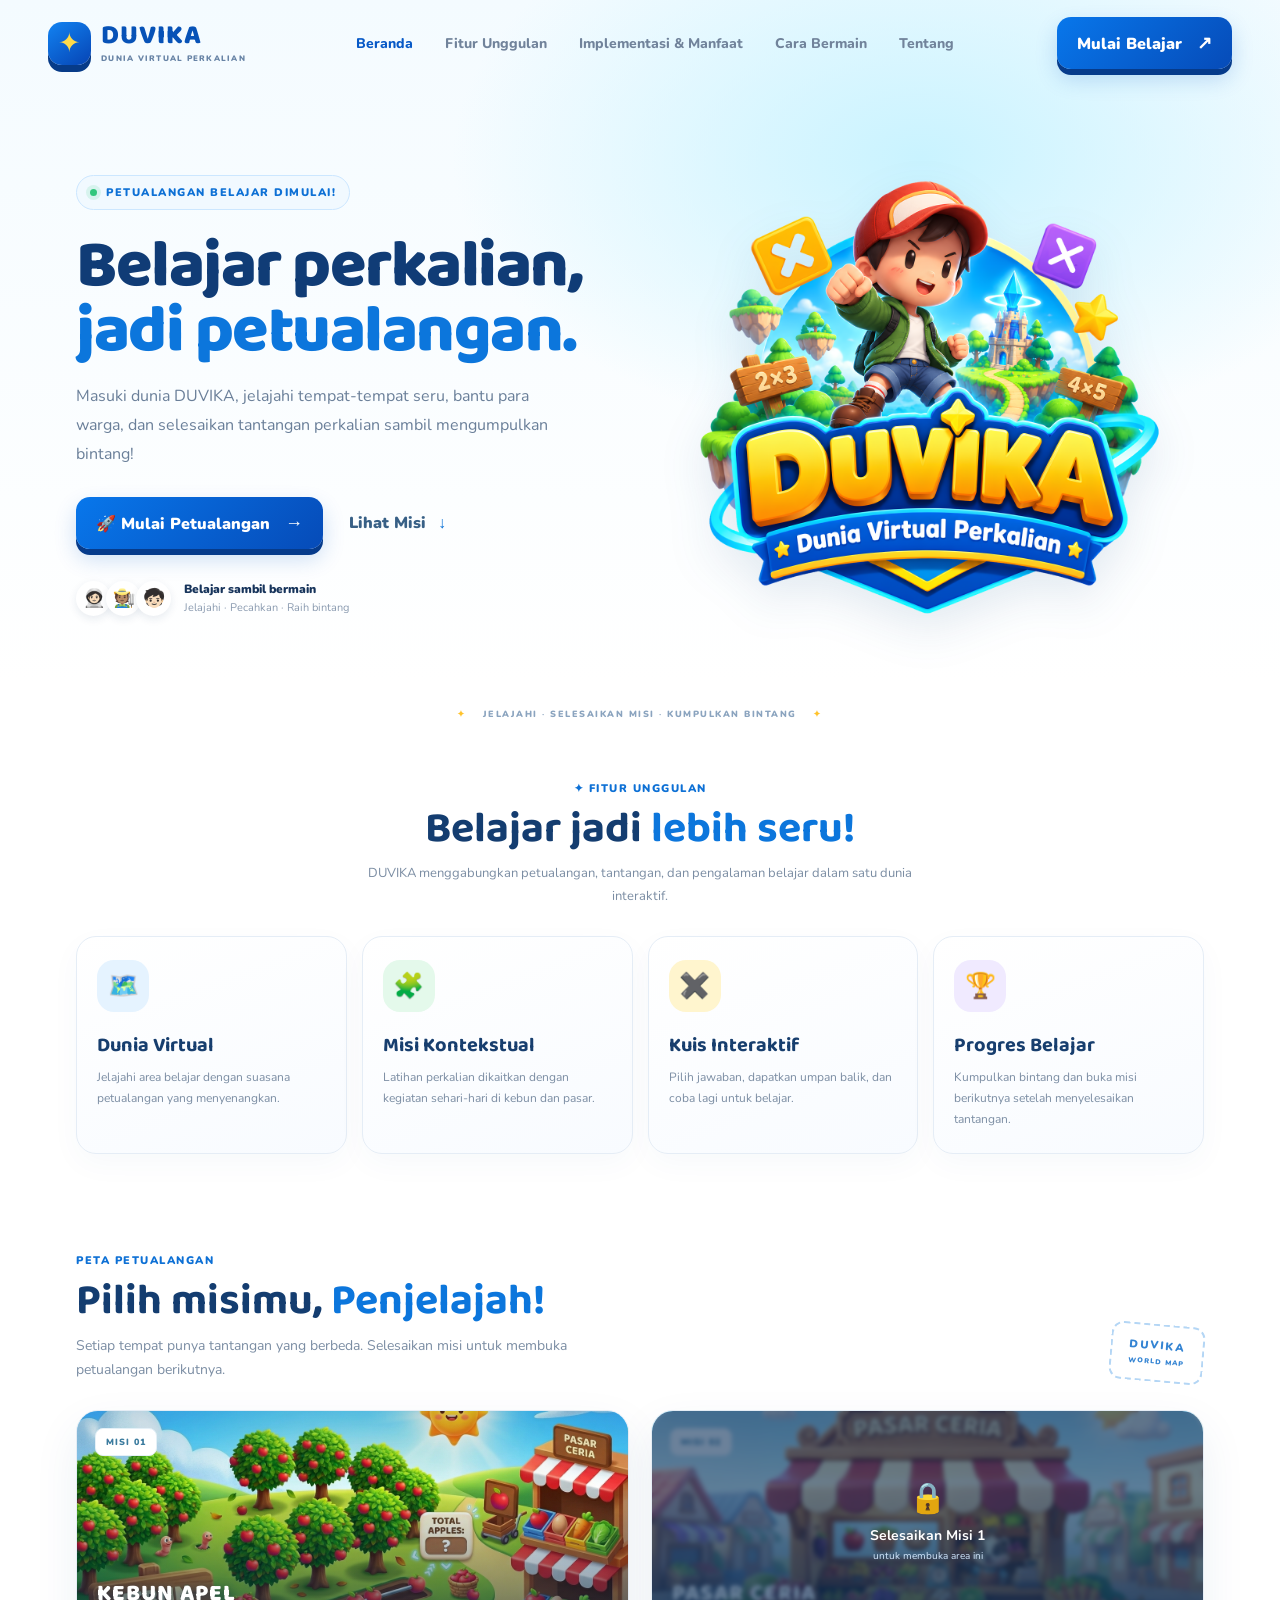
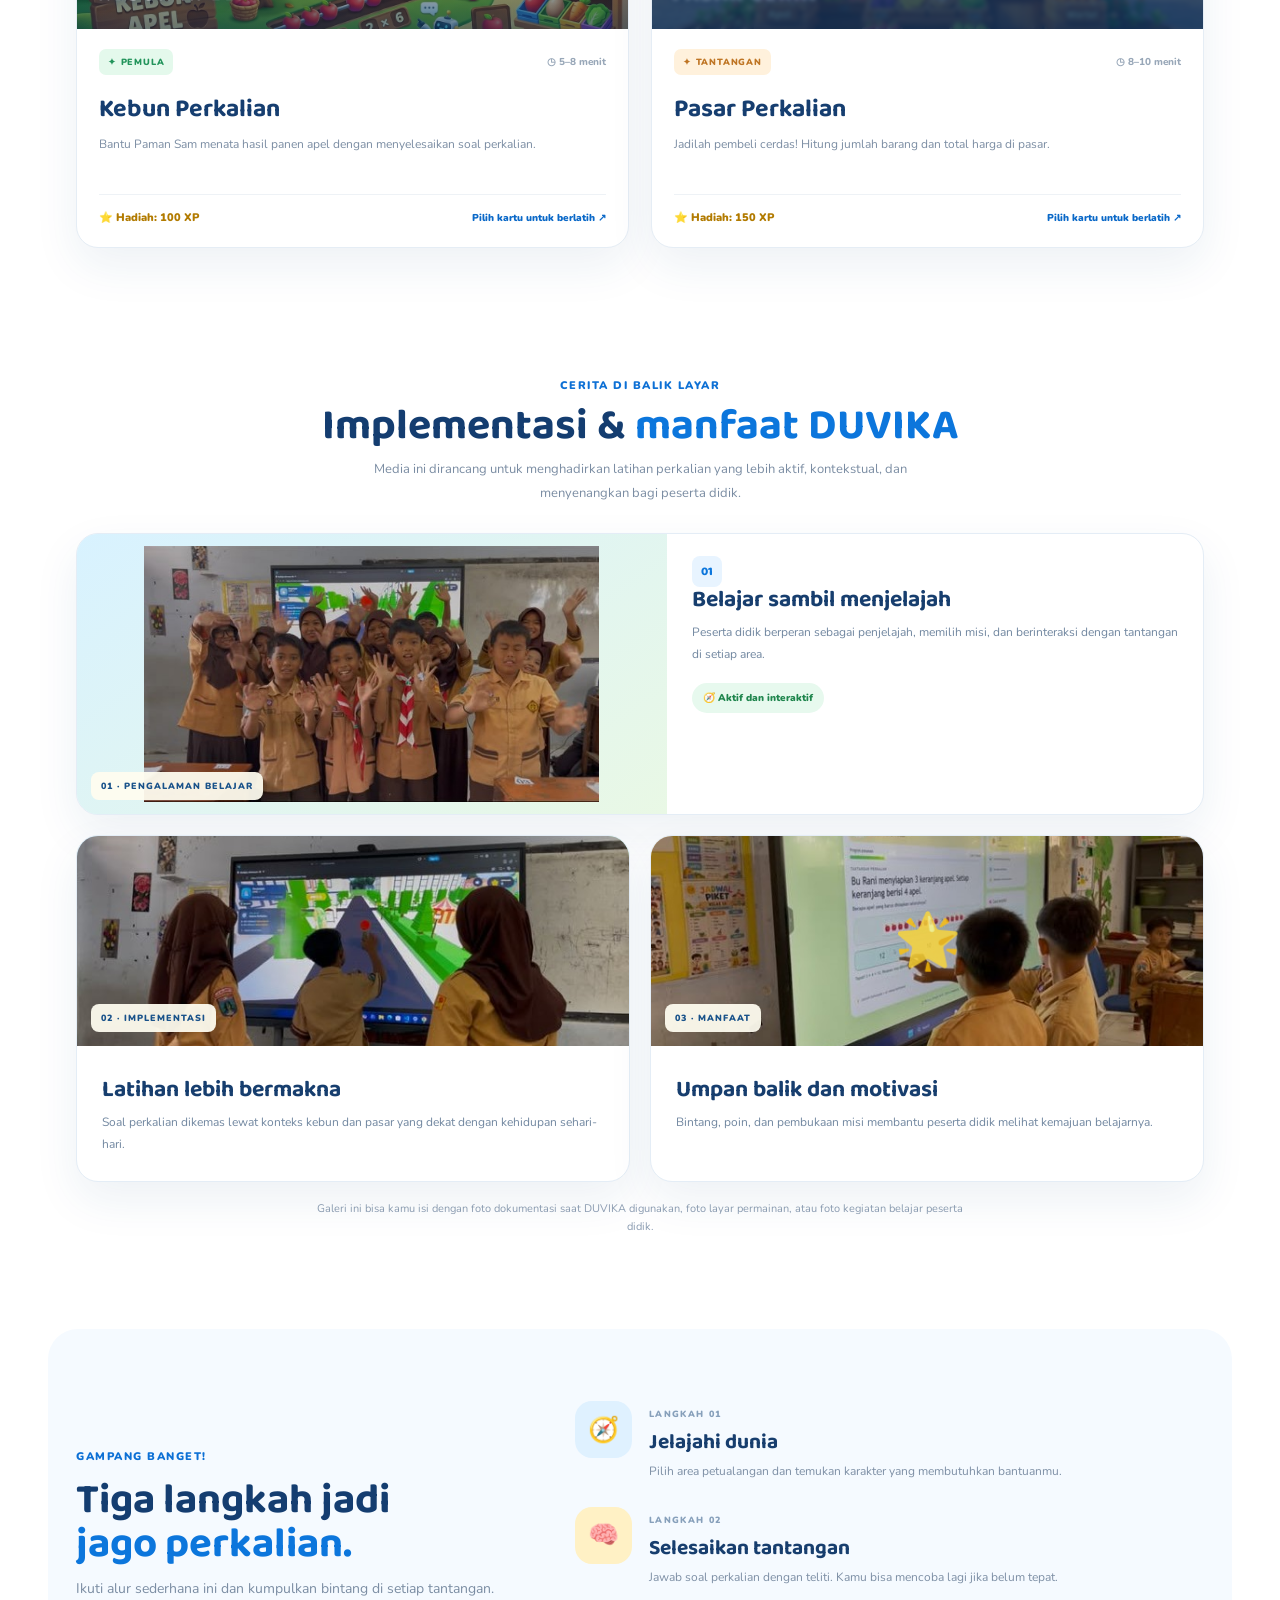
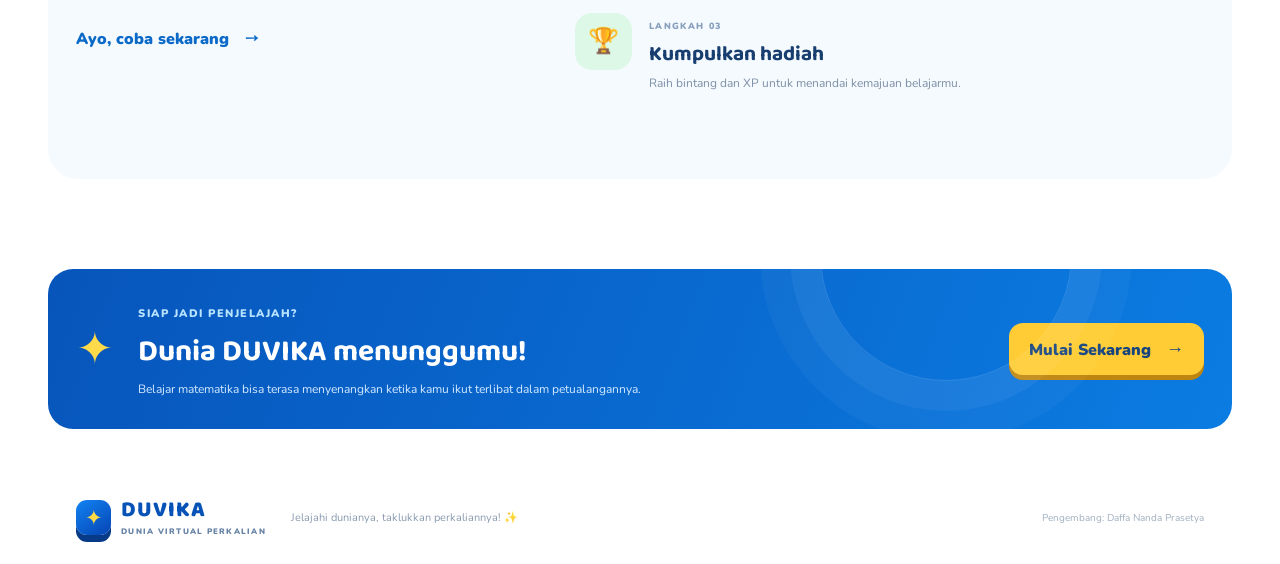
<file: index.html>
<!DOCTYPE html>
<html lang="id">

<head>
  <meta charset="UTF-8">
  <meta name="viewport" content="width=device-width, initial-scale=1.0">
  <meta name="theme-color" content="#0759c7">
  <title>DUVIKA — Dunia Virtual Perkalian</title>
  <link rel="stylesheet" href="prototype_landing/stylelandingpage.css">
</head>

<body>
  <div class="top-glow"></div>
  <header class="site-header">
    <a class="brand" href="#beranda" aria-label="DUVIKA beranda">
      <span class="brand-mark">✦</span>
      <span class="brand-name">DUVIKA<small>DUNIA VIRTUAL PERKALIAN</small></span>
    </a>
    <button class="menu-toggle" id="menuToggle" aria-label="Buka menu">☰</button>
    <nav class="main-nav" id="mainNav">
      <a class="active" href="#beranda">Beranda</a>
      <a href="#fitur-unggulan">Fitur Unggulan</a>
      <!-- <a href="#petualangan">Petualangan</a> -->
      <a href="#implementasi">Implementasi & Manfaat</a>
      <a href="#cara-bermain">Cara Bermain</a>
      <a href="#tentang">Tentang</a>
    </nav>
    <a href="landing.html">
      <button class="header-cta" id="headerStart">Mulai Belajar <span>↗</span></button>
    </a>
  </header>

  <main>
    <section class="hero section-wrap" id="beranda">
      <div class="hero-copy">
        <div class="eyebrow"><span class="pulse"></span> PETUALANGAN BELAJAR DIMULAI!</div>
        <h1>Belajar perkalian,<br><span>jadi petualangan.</span></h1>
        <p class="hero-text">Masuki dunia DUVIKA, jelajahi tempat-tempat seru, bantu para warga, dan selesaikan
          tantangan perkalian sambil mengumpulkan bintang!</p>
        <div class="hero-actions">
          <a href="landing.html">

            <button class="primary-btn">🚀 Mulai Petualangan <span>→</span></button>

          </a>
          <a class="secondary-btn" href="#petualangan">Lihat Misi <span>↓</span></a>
        </div>
        <div class="hero-proof">
          <div class="avatar-stack"><span>🧑🏻‍🚀</span><span>🧑🏽‍🌾</span><span>🧒🏻</span></div>
          <div><strong>Belajar sambil bermain</strong><small>Jelajahi · Pecahkan · Raih bintang</small></div>
        </div>
      </div>
      <div class="hero-art logo-art" aria-label="Logo DUVIKA Dunia Virtual Perkalian">
        <img src="prototype_landing/logo-duvika.png" alt="Logo DUVIKA — Dunia Virtual Perkalian">
      </div>
      <div class="hero-bottom-note"><span>✦</span> JELAJAHI <b>·</b> SELESAIKAN MISI <b>·</b> KUMPULKAN BINTANG
        <span>✦</span></div>
    </section>

    <section class="features section-wrap" id="fitur-unggulan" aria-label="Fitur unggulan DUVIKA">
      <div class="features-heading"><span class="section-kicker">✦ FITUR UNGGULAN</span>
        <h2>Belajar jadi <span>lebih seru!</span></h2>
        <p>DUVIKA menggabungkan petualangan, tantangan, dan pengalaman belajar dalam satu dunia interaktif.</p>
      </div>
      <div class="feature-grid">
        <article class="feature-card"><span class="feature-icon feature-blue">🗺️</span>
          <h3>Dunia Virtual</h3>
          <p>Jelajahi area belajar dengan suasana petualangan yang menyenangkan.</p>
        </article>
        <article class="feature-card"><span class="feature-icon feature-green">🧩</span>
          <h3>Misi Kontekstual</h3>
          <p>Latihan perkalian dikaitkan dengan kegiatan sehari-hari di kebun dan pasar.</p>
        </article>
        <article class="feature-card"><span class="feature-icon feature-yellow">✖️</span>
          <h3>Kuis Interaktif</h3>
          <p>Pilih jawaban, dapatkan umpan balik, dan coba lagi untuk belajar.</p>
        </article>
        <article class="feature-card"><span class="feature-icon feature-purple">🏆</span>
          <h3>Progres Belajar</h3>
          <p>Kumpulkan bintang dan buka misi berikutnya setelah menyelesaikan tantangan.</p>
        </article>
      </div>
    </section>

    <section class="missions section-wrap" id="petualangan">
      <div class="section-heading">
        <div><span class="section-kicker">PETA PETUALANGAN</span>
          <h2>Pilih misimu, <span>Penjelajah!</span></h2>
          <p>Setiap tempat punya tantangan yang berbeda. Selesaikan misi untuk membuka petualangan berikutnya.</p>
        </div>
        <div class="map-stamp">DUVIKA<br><small>WORLD MAP</small></div>
      </div>
      <div class="mission-grid">
        <article class="mission-card garden-card">
          <div class="mission-art mission-photo-art garden-art">
            <div class="photo-fallback garden-fallback"><span>🍎</span><strong>KEBUN APEL</strong><small>Ganti dengan
                foto Kebun Apel milikmu</small></div><img class="mission-photo" src="prototype_landing/apel.jpg"
              alt="Foto area Kebun Apel DUVIKA" onerror="this.style.display='none'">
            <div class="photo-shade"></div>
            <div class="mission-number">MISI 01</div>
            <div class="photo-title">KEBUN APEL</div>
          </div>
          <div class="mission-info">
            <div class="mission-meta"><span class="tag tag-green">✦ PEMULA</span><span class="duration">◷ 5–8
                menit</span></div>
            <h3>Kebun Perkalian</h3>
            <p>Bantu Paman Sam menata hasil panen apel dengan menyelesaikan soal perkalian.</p>
            <div class="mission-footer"><span class="reward">⭐ Hadiah: 100 XP</span><span class="card-hint">Pilih kartu
                untuk berlatih ↗</span></div>
          </div>
        </article>
        <article class="mission-card market-card">
          <div class="mission-art mission-photo-art market-art">
            <div class="photo-fallback market-fallback"><span>🛒</span><strong>PASAR CERIA</strong><small>Ganti dengan
                foto Pasar Ceria milikmu</small></div><img class="mission-photo" src="prototype_landing/pasar.jpg"
              alt="Foto area Pasar Ceria DUVIKA" onerror="this.style.display='none'">
            <div class="photo-shade"></div>
            <div class="mission-number">MISI 02</div>
            <div class="photo-title">PASAR CERIA</div>
            <div class="locked-overlay" id="marketLock">
              <div class="lock-icon">🔒</div><strong>Selesaikan Misi 1</strong><small>untuk membuka area ini</small>
            </div>
          </div>
          <div class="mission-info">
            <div class="mission-meta"><span class="tag tag-orange">✦ TANTANGAN</span><span class="duration">◷ 8–10
                menit</span></div>
            <h3>Pasar Perkalian</h3>
            <p>Jadilah pembeli cerdas! Hitung jumlah barang dan total harga di pasar.</p>
            <div class="mission-footer"><span class="reward">⭐ Hadiah: 150 XP</span><span class="card-hint"
                id="marketHint">Pilih kartu untuk berlatih ↗</span></div>
          </div>
        </article>
      </div>
    </section>

    <section class="implementation section-wrap" id="implementasi">
      <div class="implementation-heading"><span class="section-kicker">CERITA DI BALIK LAYAR</span>
        <h2>Implementasi & <span>manfaat DUVIKA</span></h2>
        <p>Media ini dirancang untuk menghadirkan latihan perkalian yang lebih aktif, kontekstual, dan menyenangkan bagi
          peserta didik.</p>
      </div>
      <div class="implementation-grid">
        <article class="implementation-card implementation-wide">
          <div class="implementation-photo character-photo"><img src="prototype_landing/foto1.jpg"
              alt="Karakter petualang DUVIKA" onerror="this.style.display='none'">
            <div class="implementation-photo-fallback"></div><span class="photo-label">01 · PENGALAMAN BELAJAR</span>
          </div>
          <div class="implementation-copy"><span class="benefit-number">01</span>
            <h3>Belajar sambil menjelajah</h3>
            <p>Peserta didik berperan sebagai penjelajah, memilih misi, dan berinteraksi dengan tantangan di setiap
              area.</p>
            <div class="benefit-chip">🧭 Aktif dan interaktif</div>
          </div>
        </article>
        <article class="implementation-card">
          <div class="implementation-photo garden-benefit"><img src="prototype_landing/foto2.jpg"
              alt="Foto implementasi DUVIKA pertama" onerror="this.style.display='none'">
            <div class="implementation-photo-fallback"></div><span class="photo-label">02 · IMPLEMENTASI</span>
          </div>
          <div class="implementation-copy">
            <h3>Latihan lebih bermakna</h3>
            <p>Soal perkalian dikemas lewat konteks kebun dan pasar yang dekat dengan kehidupan sehari-hari.</p>
          </div>
        </article>
        <article class="implementation-card">
          <div class="implementation-photo market-benefit"><img src="prototype_landing/foto3.jpg"
              alt="Foto implementasi DUVIKA kedua" onerror="this.style.display='none'">
            <div class="implementation-photo-fallback">🌟</div><span class="photo-label">03 · MANFAAT</span>
          </div>
          <div class="implementation-copy">
            <h3>Umpan balik dan motivasi</h3>
            <p>Bintang, poin, dan pembukaan misi membantu peserta didik melihat kemajuan belajarnya.</p>
          </div>
        </article>
      </div>
      <p class="implementation-note">Galeri ini bisa kamu isi dengan foto dokumentasi saat DUVIKA digunakan, foto layar
        permainan, atau foto kegiatan belajar peserta didik.</p>
    </section>

    <section class="how section-wrap" id="cara-bermain">
      <div class="how-copy"><span class="section-kicker">GAMPANG BANGET!</span>
        <h2>Tiga langkah jadi<br><span>jago perkalian.</span></h2>
        <p>Ikuti alur sederhana ini dan kumpulkan bintang di setiap tantangan.</p><button class="text-btn"
          id="howStart">Ayo, coba sekarang <span>→</span></button>
      </div>
      <div class="steps">
        <div class="step">
          <div class="step-icon step-blue">🧭</div>
          <div><span class="step-no">LANGKAH 01</span>
            <h3>Jelajahi dunia</h3>
            <p>Pilih area petualangan dan temukan karakter yang membutuhkan bantuanmu.</p>
          </div>
        </div>
        <div class="step">
          <div class="step-icon step-yellow">🧠</div>
          <div><span class="step-no">LANGKAH 02</span>
            <h3>Selesaikan tantangan</h3>
            <p>Jawab soal perkalian dengan teliti. Kamu bisa mencoba lagi jika belum tepat.</p>
          </div>
        </div>
        <div class="step">
          <div class="step-icon step-green">🏆</div>
          <div><span class="step-no">LANGKAH 03</span>
            <h3>Kumpulkan hadiah</h3>
            <p>Raih bintang dan XP untuk menandai kemajuan belajarmu.</p>
          </div>
        </div>
      </div>
    </section>

    <section class="callout section-wrap" id="tentang">
      <div class="callout-spark">✦</div>
      <div><span class="section-kicker">SIAP JADI PENJELAJAH?</span>
        <h2>Dunia DUVIKA menunggumu!</h2>
        <p>Belajar matematika bisa terasa menyenangkan ketika kamu ikut terlibat dalam petualangannya.</p>
        
      </div>
      <a href="landing.html"><button class="primary-btn" id="calloutStart">Mulai Sekarang <span>→</span></button>
    </a>
      </section>
  </main>

  <footer class="site-footer"><a class="brand footer-brand" href="#beranda"><span class="brand-mark">✦</span><span
        class="brand-name">DUVIKA<small>DUNIA VIRTUAL PERKALIAN</small></span></a>
    <p>Jelajahi dunianya, taklukkan perkaliannya! ✨</p><span class="copyright">Pengembang: Daffa Nanda Prasetya</span>
  </footer>

  <div class="modal-backdrop" id="quizModal" aria-hidden="true">
    <div class="quiz-modal" role="dialog" aria-modal="true" aria-labelledby="quizTitle">
      <button class="modal-close" id="closeQuiz" aria-label="Tutup">×</button>
      <div class="quiz-top-art" id="quizArt">🍎</div>
      <span class="section-kicker" id="quizMissionLabel">MISI 01 · KEBUN</span>
      <h2 id="quizTitle">Tantangan Kebun Perkalian!</h2>
      <div class="quiz-progress"><span id="questionProgress"></span></div>
      <div class="quiz-count" id="quizCount">Pertanyaan 1 dari 5</div>
      <div class="question-box">
        <p id="quizQuestion">Berapakah 2 × 3?</p>
      </div>
      <div class="answer-grid" id="answerGrid"></div>
      <p class="quiz-feedback" id="quizFeedback" aria-live="polite">Pilih jawaban yang menurutmu benar.</p>
      <div class="quiz-bottom"><span>⭐ <b id="quizScore">0</b> bintang</span><button class="primary-btn"
          id="nextQuestion" disabled>Jawab / Lanjut <span>→</span></button></div>
    </div>
  </div>
  <div class="toast" id="toast" role="status"></div>
  <script src="prototype_landing/scriptlandingpage.js"></script>
</body>

</html>
</file>
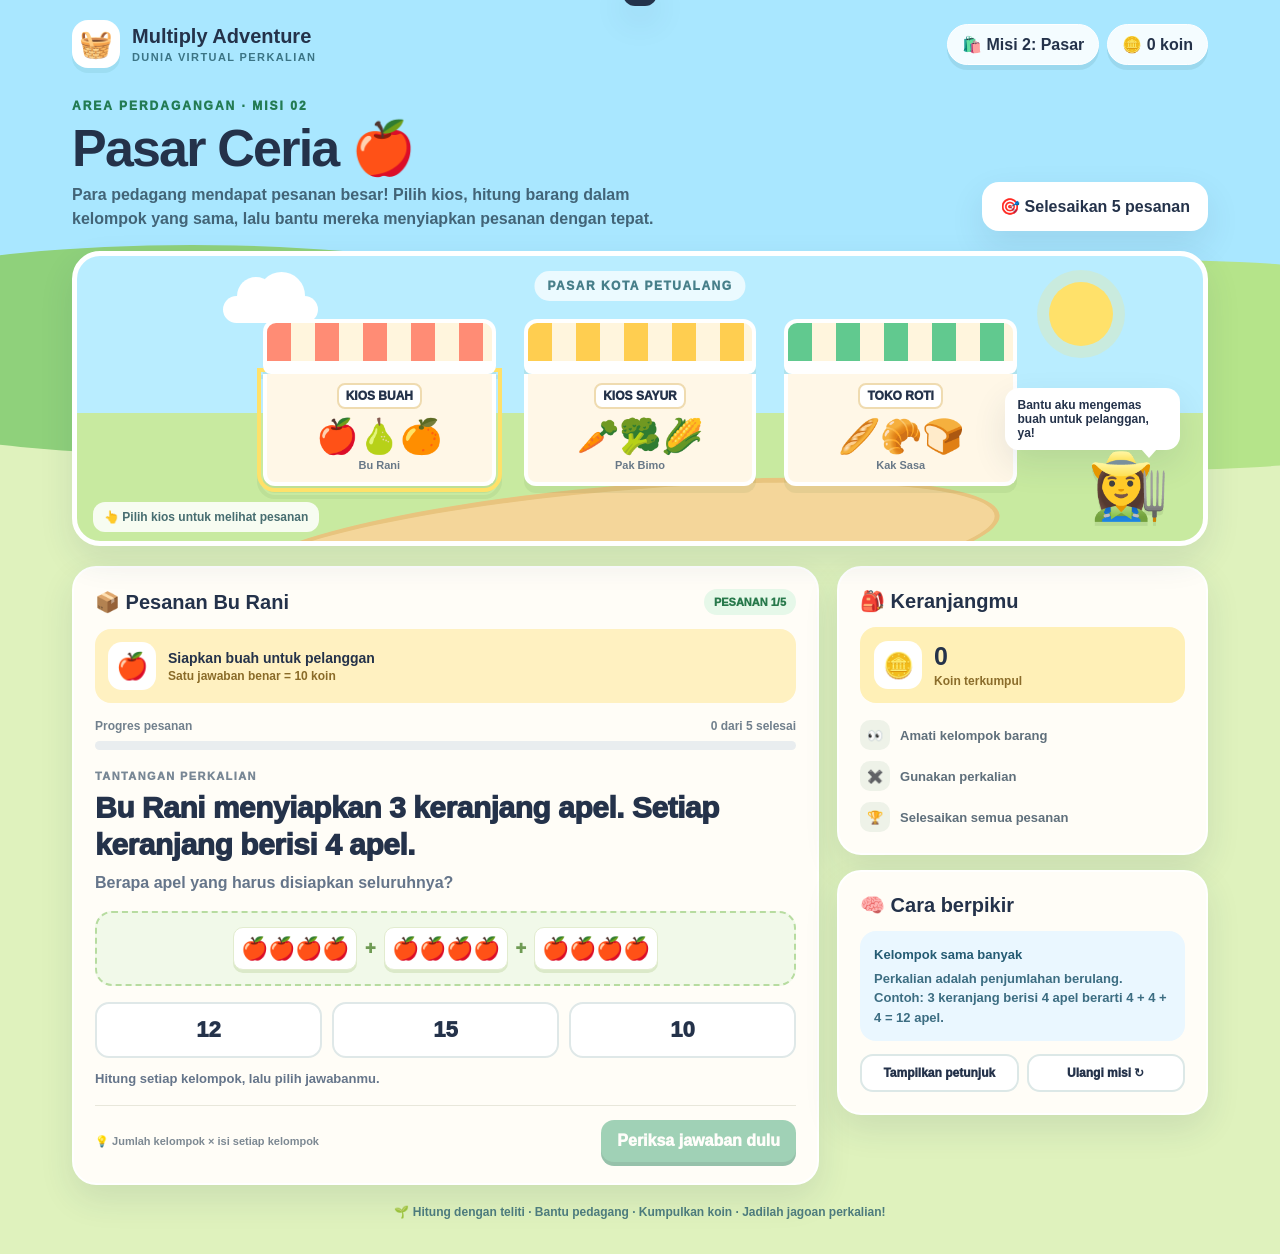
<file: pasar.html>
<!DOCTYPE html>
<html lang="id">
<head>
<meta charset="UTF-8">
<meta name="viewport" content="width=device-width, initial-scale=1.0">
<title>Pasar Perkalian | Multiply Adventure</title>
<style>
:root{--ink:#24324a;--muted:#65758a;--cream:#fff9ed;--green:#2f9e68;--green2:#18794e;--yellow:#ffd45e;--orange:#ff9860;--pink:#ff7f9f;--blue:#7bd4f4;--line:#e8e7db;--shadow:0 14px 34px #27435a1c}
*{box-sizing:border-box}body{margin:0;font-family:"Trebuchet MS",Arial,sans-serif;color:var(--ink);background:#e8f8df}button{font:inherit;cursor:pointer}button:focus-visible{outline:3px solid #263a63;outline-offset:3px}
.page{min-height:100vh;background:linear-gradient(#a9e7ff 0 290px,#dff2bd 290px 100%);overflow:hidden;position:relative}
.page:before,.page:after{content:"";position:absolute;pointer-events:none;border-radius:50%;background:#8fd17b;width:70vw;height:210px;top:245px;left:-20vw}
.page:after{left:55vw;top:260px;background:#b5e48a;width:70vw}
header,.wrap{max-width:1180px;margin:auto;position:relative;z-index:1}
header{display:flex;align-items:center;justify-content:space-between;padding:20px 22px;gap:12px;flex-wrap:wrap}
.brand{display:flex;align-items:center;gap:12px}.logo{height:48px;width:48px;border-radius:16px;background:#fff;display:grid;place-items:center;font-size:27px;box-shadow:0 5px 0 #4f9a9a22}
.brand h1{font-size:20px;margin:0}.brand p{margin:3px 0 0;font-size:11px;letter-spacing:1.4px;font-weight:900;color:#3b7485;text-transform:uppercase}
.stats{display:flex;gap:8px}.stat-pill{background:#ffffffdf;border:1px solid #ffffff;border-radius:999px;padding:10px 14px;font-weight:900;box-shadow:0 5px 0 #3c778322;white-space:nowrap}
.wrap{padding:4px 22px 35px}.hero{display:flex;align-items:end;justify-content:space-between;gap:18px;margin:7px 0 20px}.kicker{font-size:12px;text-transform:uppercase;letter-spacing:2px;color:#237b53;font-weight:1000}.hero h2{font-size:clamp(32px,5vw,52px);letter-spacing:-1.8px;line-height:1;margin:9px 0}.hero p{max-width:620px;line-height:1.5;color:#426477;font-weight:600;margin:0}.mission-chip{padding:13px 16px;border-radius:17px;background:#fff;border:2px solid #fff;box-shadow:var(--shadow);font-weight:900;white-space:nowrap}
.scene{position:relative;border:5px solid #fff;border-radius:28px;overflow:hidden;min-height:295px;background:linear-gradient(#b9edff 0 55%,#c8eaa0 55% 100%);box-shadow:var(--shadow)}
.sun{position:absolute;right:8%;top:26px;width:64px;height:64px;border-radius:50%;background:#ffe16a;box-shadow:0 0 0 12px #ffe16a38}
.cloud{position:absolute;top:40px;left:13%;width:95px;height:27px;border-radius:30px;background:#fff}.cloud:before,.cloud:after{content:"";position:absolute;background:#fff;border-radius:50%}.cloud:before{width:38px;height:38px;left:14px;top:-19px}.cloud:after{width:47px;height:47px;right:13px;top:-24px}
.path{position:absolute;width:68%;height:125px;left:14%;bottom:-70px;background:#f4d69a;border:5px solid #e8c47e;border-radius:50%;transform:rotate(-5deg)}
.scene-title{position:absolute;top:15px;left:50%;transform:translateX(-50%);font-size:12px;font-weight:1000;letter-spacing:1.5px;color:#477f8a;background:#ffffffb8;border-radius:999px;padding:8px 13px;white-space:nowrap}
.stalls{position:relative;display:grid;grid-template-columns:repeat(3,minmax(0,1fr));gap:clamp(8px,3vw,28px);max-width:790px;margin:auto;padding:63px 18px 38px}
.stall{border:0;background:transparent;padding:0;text-align:center;color:var(--ink);min-width:0;transition:transform .18s;filter:drop-shadow(0 7px 0 #527d4318)}.stall:hover,.stall:focus-visible{transform:translateY(-5px)}.stall[aria-pressed="true"] .stall-body{outline:4px solid #ffe16a;outline-offset:2px}
.roof{height:43px;border:4px solid #fff;border-bottom:0;border-radius:13px 13px 0 0;background:repeating-linear-gradient(90deg,#ff8c75 0 24px,#fff5dd 24px 48px)}
.stall:nth-child(2) .roof{background:repeating-linear-gradient(90deg,#ffce50 0 24px,#fff5dd 24px 48px)}.stall:nth-child(3) .roof{background:repeating-linear-gradient(90deg,#61c98f 0 24px,#fff5dd 24px 48px)}
.awning{height:13px;background:#fff;border-radius:0 0 8px 8px;margin-top:-1px;position:relative;z-index:1}
.stall-body{background:#fff7e7;border:4px solid #fff;border-top:0;border-radius:0 0 12px 12px;padding:9px 5px 11px;min-height:105px}
.stall-name{display:inline-block;background:#fff;border:2px solid #efdbb0;border-radius:8px;padding:4px 7px;font-size:clamp(9px,1.5vw,12px);font-weight:1000}
.goods{font-size:clamp(23px,3.6vw,34px);margin:7px 0 3px;white-space:nowrap}.seller{font-size:11px;color:#687887;font-weight:800}
.select-hint{position:absolute;bottom:9px;left:16px;background:#ffffffd9;border-radius:12px;padding:8px 11px;font-size:12px;font-weight:900;color:#476d70}
.vendor{position:absolute;right:3%;bottom:17px;font-size:clamp(43px,6vw,65px);filter:drop-shadow(0 4px 0 #517b3a22)}.bubble{position:absolute;right:2%;bottom:91px;background:white;border-radius:14px;padding:10px 12px;font-size:12px;font-weight:900;max-width:175px;box-shadow:var(--shadow)}.bubble:after{content:"";position:absolute;right:23px;bottom:-8px;border-width:9px 8px 0;border-style:solid;border-color:white transparent transparent}
.layout{display:grid;grid-template-columns:minmax(0,1.45fr) minmax(270px,.72fr);gap:18px;margin-top:20px;align-items:start}
.card{background:#fffdf7;border:2px solid #fff;border-radius:24px;padding:21px;box-shadow:var(--shadow);min-width:0}
.card-head{display:flex;justify-content:space-between;align-items:center;gap:10px;margin-bottom:14px}.card h3{font-size:20px;margin:0}.tag{background:#e6f8e9;color:#28794b;border-radius:999px;padding:7px 10px;font-size:11px;font-weight:1000;white-space:nowrap}
.order-banner{display:flex;align-items:center;gap:12px;background:#fff1c1;border-radius:16px;padding:13px;margin-bottom:16px}.order-icon{height:48px;width:48px;border-radius:14px;background:#fff;display:grid;place-items:center;font-size:26px;flex-shrink:0}.order-banner strong{display:block;font-size:14px}.order-banner span{display:block;color:#8a6b28;font-size:12px;font-weight:800;margin-top:3px}
.progress-meta{display:flex;justify-content:space-between;color:#71808d;font-size:12px;font-weight:900}.progress{height:9px;background:#e9edef;border-radius:99px;overflow:hidden;margin:8px 0 20px}.progress-fill{height:100%;width:0;background:linear-gradient(90deg,#4bc981,#a8df5f);transition:width .3s}
.question-label{font-size:11px;letter-spacing:1.4px;text-transform:uppercase;color:#788795;font-weight:1000}.question{font-size:clamp(22px,3vw,30px);line-height:1.22;margin:8px 0;font-weight:1000;letter-spacing:-.5px}.question-sub{color:#65758a;line-height:1.5;margin:0 0 16px;font-weight:600}
.math-visual{display:flex;justify-content:center;align-items:center;gap:8px;flex-wrap:wrap;background:#f1f9e9;border:2px dashed #b7dca0;border-radius:17px;padding:14px;margin-bottom:16px}.group{display:flex;align-items:center;justify-content:center;gap:2px;background:#fff;border:1px solid #e2eccf;border-radius:10px;min-height:43px;padding:7px;font-size:22px;box-shadow:0 3px 0 #dbe9c9}.plus{font-size:18px;font-weight:1000;color:#6f9b54}
.answers{display:grid;grid-template-columns:repeat(3,minmax(0,1fr));gap:10px}.answer{background:#fff;border:2px solid #dfe8e8;border-radius:14px;padding:13px 6px;font-size:22px;font-weight:1000;color:var(--ink);transition:.15s}.answer:hover:not(:disabled){border-color:#6dcf92;transform:translateY(-2px)}.answer:disabled{cursor:default}.answer.correct{background:#e0f9e8;border-color:#4cbd7b;color:#187344}.answer.wrong{background:#ffe7e8;border-color:#f28e96;color:#a92e40}
.feedback{min-height:43px;padding-top:12px;font-size:13px;line-height:1.45;font-weight:900;color:#65758a}.feedback.good{color:#21834f}.feedback.bad{color:#bd3949}
.controls{display:flex;justify-content:space-between;align-items:center;gap:10px;border-top:1px solid var(--line);padding-top:14px;margin-top:4px}.micro{font-size:11px;font-weight:900;color:#7d8993}.btn{border:0;border-radius:13px;padding:12px 16px;font-weight:1000}.btn-main{background:var(--green);color:white;box-shadow:0 4px 0 var(--green2)}.btn-main:disabled{opacity:.45;cursor:not-allowed}.btn-quiet{background:white;border:2px solid #dce8e7;color:var(--ink)}
.side{display:grid;gap:15px}.coin-box{display:flex;align-items:center;gap:12px;background:#fff0b7;padding:14px;border-radius:16px}.coin{width:48px;height:48px;border-radius:14px;background:white;display:grid;place-items:center;font-size:25px}.coin-box strong{display:block;font-size:25px}.coin-box span{font-size:12px;font-weight:900;color:#8b6d2b}
.task-list{display:grid;gap:11px;margin-top:17px}.task{display:flex;align-items:center;gap:10px;font-size:13px;font-weight:800;color:#5f6f7b}.task-icon{width:30px;height:30px;border-radius:10px;background:#eef2e8;display:grid;place-items:center;flex-shrink:0}.task.done .task-icon{background:#d6f5df;color:#247c49}
.hint{background:#eaf7ff;border-radius:16px;padding:14px;color:#3c6d82;font-size:13px;line-height:1.5;font-weight:700}.hint strong{display:block;color:#245b73;margin-bottom:4px}.side-actions{display:flex;gap:8px;flex-wrap:wrap;margin-top:13px}.side-actions .btn{flex:1;font-size:12px;padding:10px 8px}
.footer{text-align:center;color:#4c7b7d;font-size:12px;font-weight:800;padding:20px 0 0}
.overlay{display:none;position:fixed;inset:0;z-index:5;background:#1d354a99;backdrop-filter:blur(5px);place-items:center;padding:16px}.overlay.show{display:grid}.modal{width:min(460px,100%);background:#fffdf6;border:4px solid white;border-radius:26px;padding:27px;text-align:center;box-shadow:0 25px 70px #14283d55;animation:pop .22s ease-out}@keyframes pop{from{opacity:0;transform:scale(.95) translateY(10px)}to{opacity:1;transform:scale(1) translateY(0)}}.modal-icon{font-size:58px}.modal h2{font-size:29px;margin:8px 0}.modal p{color:#647486;line-height:1.55}.results{display:flex;gap:10px;margin:17px 0}.result{flex:1;background:#fff1bb;border-radius:14px;padding:12px 7px}.result strong{display:block;font-size:24px}.result span{font-size:10px;font-weight:1000;color:#8b6c2b}.modal-buttons{display:flex;gap:10px;justify-content:center;flex-wrap:wrap}.toast{position:fixed;top:18px;left:50%;z-index:9;background:#24324a;color:#fff;border-radius:13px;padding:12px 17px;font-weight:900;transform:translate(-50%,-150%);transition:transform .25s;box-shadow:var(--shadow);max-width:90vw;text-align:center}.toast.show{transform:translate(-50%,0)}
@media(max-width:780px){header{padding:15px}.wrap{padding:4px 14px 28px}.hero{align-items:start;flex-direction:column}.mission-chip{white-space:normal}.layout{grid-template-columns:1fr}.side{grid-template-columns:1fr 1fr}.side .hint-card{grid-column:1/-1}.scene{min-height:270px}.stalls{padding:60px 10px 40px;gap:8px}.stall-body{min-height:96px}.vendor{right:2%;bottom:10px}.bubble{right:2%;bottom:77px}}
@media(max-width:460px){.brand h1{font-size:17px}.brand p{font-size:9px}.stats{width:100%}.stat-pill{flex:1;text-align:center;font-size:12px;padding:9px 7px}.scene{min-height:235px}.scene-title{font-size:9px}.stalls{padding:55px 6px 37px;gap:5px}.roof{height:34px}.stall-body{padding:7px 2px;min-height:88px}.stall-name{font-size:8px;padding:4px 3px}.goods{font-size:21px;letter-spacing:-1px}.seller{font-size:9px}.select-hint{font-size:9px;left:7px;bottom:6px}.vendor{font-size:43px}.bubble{font-size:10px;max-width:128px;bottom:69px}.card{padding:15px}.side{grid-template-columns:1fr}.side .hint-card{grid-column:auto}.answers{gap:7px}.answer{font-size:19px}.controls{align-items:flex-start;flex-direction:column}.controls .btn{width:100%}}
</style>
</head>
<body>
<div class="page">
<header>
  <div class="brand"><div class="logo">🧺</div><div><h1>Multiply Adventure</h1><p>Dunia Virtual Perkalian</p></div></div>
  <div class="stats"><div class="stat-pill">🛍️ Misi 2: Pasar</div><div class="stat-pill">🪙 <span id="topCoins">0</span> koin</div></div>
</header>
<main class="wrap">
  <section class="hero">
    <div><div class="kicker">Area perdagangan · Misi 02</div><h2>Pasar Ceria <span>🍎</span></h2><p>Para pedagang mendapat pesanan besar! Pilih kios, hitung barang dalam kelompok yang sama, lalu bantu mereka menyiapkan pesanan dengan tepat.</p></div>
    <div class="mission-chip">🎯 Selesaikan 5 pesanan</div>
  </section>

  <section class="scene" aria-label="Pasar ceria dengan kios buah, sayur, dan roti">
    <div class="sun"></div><div class="cloud"></div><div class="path"></div>
    <div class="scene-title">PASAR KOTA PETUALANG</div>
    <div class="stalls">
      <button class="stall" data-stall="fruit" aria-pressed="true"><div class="roof"></div><div class="awning"></div><div class="stall-body"><span class="stall-name">KIOS BUAH</span><div class="goods">🍎🍐🍊</div><div class="seller">Bu Rani</div></div></button>
      <button class="stall" data-stall="veggie" aria-pressed="false"><div class="roof"></div><div class="awning"></div><div class="stall-body"><span class="stall-name">KIOS SAYUR</span><div class="goods">🥕🥦🌽</div><div class="seller">Pak Bimo</div></div></button>
      <button class="stall" data-stall="bakery" aria-pressed="false"><div class="roof"></div><div class="awning"></div><div class="stall-body"><span class="stall-name">TOKO ROTI</span><div class="goods">🥖🥐🍞</div><div class="seller">Kak Sasa</div></div></button>
    </div>
    <div class="select-hint">👆 Pilih kios untuk melihat pesanan</div><div class="bubble" id="vendorBubble">Pilih kios, yuk! Ada pesanan yang harus disiapkan.</div><div class="vendor" id="vendorAvatar">👩‍🌾</div>
  </section>

  <section class="layout">
    <div class="card">
      <div class="card-head"><h3 id="orderTitle">📦 Pesanan Bu Rani</h3><span class="tag" id="qCount">PESANAN 1/5</span></div>
      <div class="order-banner"><div class="order-icon" id="orderIcon">🍎</div><div><strong id="orderSummary">Siapkan apel untuk pelanggan</strong><span id="orderSub">Satu jawaban benar = 10 koin</span></div></div>
      <div class="progress-meta"><span>Progres pesanan</span><span id="progressText">0 dari 5 selesai</span></div><div class="progress"><div class="progress-fill" id="progressFill"></div></div>
      <div class="question-label">Tantangan perkalian</div><div class="question" id="question">Ada 3 keranjang apel. Setiap keranjang berisi 4 apel.</div><p class="question-sub" id="questionSub">Berapa jumlah seluruh apel yang harus disiapkan?</p>
      <div class="math-visual" id="mathVisual" aria-label="Ilustrasi kelompok barang"></div>
      <div class="answers" id="answers"></div>
      <div class="feedback" id="feedback" aria-live="polite">Hitung setiap kelompok, lalu pilih jawabanmu.</div>
      <div class="controls"><span class="micro" id="learningHint">💡 Petunjuk: jumlah kelompok × isi setiap kelompok.</span><button class="btn btn-main" id="nextBtn" disabled>Periksa jawaban dulu</button></div>
    </div>
    <aside class="side">
      <div class="card">
        <div class="card-head"><h3>🎒 Keranjangmu</h3></div>
        <div class="coin-box"><div class="coin">🪙</div><div><strong id="coinCount">0</strong><span>Koin terkumpul</span></div></div>
        <div class="task-list">
          <div class="task" id="taskObserve"><div class="task-icon">👀</div><span>Amati kelompok barang</span></div>
          <div class="task" id="taskMultiply"><div class="task-icon">✖️</div><span>Gunakan perkalian</span></div>
          <div class="task" id="taskFinish"><div class="task-icon">🏆</div><span>Selesaikan semua pesanan</span></div>
        </div>
      </div>
      <div class="card hint-card">
        <div class="card-head"><h3>🧠 Cara berpikir</h3></div>
        <div class="hint"><strong>Kelompok sama banyak</strong>Perkalian adalah penjumlahan berulang. Contoh: 3 keranjang berisi 4 apel berarti 4 + 4 + 4 = 12 apel.</div>
        <div class="side-actions"><button class="btn btn-quiet" id="hintBtn">Tampilkan petunjuk</button><button class="btn btn-quiet" id="restartBtn">Ulangi misi ↻</button></div>
      </div>
    </aside>
  </section>
  <div class="footer">🌱 Hitung dengan teliti · Bantu pedagang · Kumpulkan koin · Jadilah jagoan perkalian!</div>
</main>
</div>

<div class="overlay" id="resultOverlay" role="dialog" aria-modal="true" aria-labelledby="resultTitle">
  <div class="modal"><div class="modal-icon" id="resultIcon">🏆</div><h2 id="resultTitle">Misi selesai!</h2><p id="resultMessage"></p><div class="results"><div class="result"><strong id="resultCorrect">0/5</strong><span>PESANAN BENAR</span></div><div class="result"><strong id="resultCoins">0</strong><span>KOIN DIDAPAT</span></div></div><div class="modal-buttons"><button class="btn btn-main" id="playAgain">Main lagi ↻</button><button class="btn btn-quiet" id="backTown">Kembali ke kota</button></div></div>
</div>
<div class="toast" id="toast" role="status"></div>

<script>
(() => {
  const $ = id => document.getElementById(id);
  const stalls = {
    fruit:{name:"Bu Rani",title:"Pesanan Bu Rani",icon:"🍎",avatar:"👩‍🌾",bubble:"Bantu aku mengemas buah untuk pelanggan, ya!",summary:"Siapkan buah untuk pelanggan",items:[
      {a:3,b:4,item:"🍎",thing:"apel",story:"Bu Rani menyiapkan 3 keranjang apel. Setiap keranjang berisi 4 apel.",ask:"Berapa apel yang harus disiapkan seluruhnya?"},
      {a:2,b:5,item:"🍐",thing:"pir",story:"Ada 2 kantong pir. Setiap kantong berisi 5 pir.",ask:"Berapa jumlah seluruh pir?"},
      {a:4,b:3,item:"🍊",thing:"jeruk",story:"Pelanggan memesan 4 kotak jeruk. Setiap kotak berisi 3 jeruk.",ask:"Berapa jeruk yang perlu dikemas?"},
      {a:5,b:2,item:"🍎",thing:"apel",story:"Ada 5 piring apel potong. Setiap piring berisi 2 potong.",ask:"Berapa potong apel semuanya?"},
      {a:3,b:5,item:"🍇",thing:"anggur",story:"Bu Rani punya 3 keranjang anggur. Setiap keranjang berisi 5 tandan kecil.",ask:"Berapa tandan kecil yang ada?"}
    ]},
    veggie:{name:"Pak Bimo",title:"Pesanan Pak Bimo",icon:"🥕",avatar:"👨‍🌾",bubble:"Sayur harus dihitung tepat supaya pesanan tidak kurang!",summary:"Hitung sayur untuk pesanan",items:[
      {a:2,b:4,item:"🥕",thing:"wortel",story:"Pak Bimo menyiapkan 2 ikat wortel. Setiap ikat berisi 4 wortel.",ask:"Berapa jumlah seluruh wortel?"},
      {a:3,b:3,item:"🌽",thing:"jagung",story:"Ada 3 keranjang jagung. Setiap keranjang berisi 3 jagung.",ask:"Berapa jagung yang tersedia?"},
      {a:4,b:2,item:"🥦",thing:"brokoli",story:"Pelanggan membeli 4 kantong brokoli. Tiap kantong berisi 2 brokoli.",ask:"Berapa brokoli yang dibeli?"},
      {a:5,b:3,item:"🥕",thing:"wortel",story:"Ada 5 ikat wortel. Setiap ikat berisi 3 wortel.",ask:"Berapa wortel seluruhnya?"},
      {a:2,b:5,item:"🌽",thing:"jagung",story:"Pak Bimo mengisi 2 keranjang. Tiap keranjang berisi 5 jagung.",ask:"Berapa jagung yang harus disiapkan?"}
    ]},
    bakery:{name:"Kak Sasa",title:"Pesanan Kak Sasa",icon:"🥐",avatar:"👩‍🍳",bubble:"Roti harus dibagi rata ke setiap nampan. Bantu aku!",summary:"Siapkan roti untuk pelanggan",items:[
      {a:3,b:2,item:"🥐",thing:"croissant",story:"Kak Sasa menyiapkan 3 nampan. Setiap nampan berisi 2 croissant.",ask:"Berapa croissant semuanya?"},
      {a:2,b:5,item:"🍞",thing:"roti",story:"Ada 2 rak roti. Setiap rak berisi 5 roti.",ask:"Berapa roti di kedua rak?"},
      {a:4,b:3,item:"🥖",thing:"baguette",story:"Pelanggan memesan 4 kantong. Setiap kantong berisi 3 baguette mini.",ask:"Berapa baguette mini yang dibutuhkan?"},
      {a:5,b:2,item:"🥐",thing:"croissant",story:"Ada 5 piring. Setiap piring berisi 2 croissant.",ask:"Berapa croissant yang disajikan?"},
      {a:3,b:5,item:"🍞",thing:"roti",story:"Kak Sasa mengisi 3 kotak dengan masing-masing 5 roti.",ask:"Berapa roti yang harus dimasukkan?"}
    ]}
  };
  let currentStall="fruit", orderIndex=0, coins=0, correct=0, answered=false, earned=0, currentOrder=null, toastTimer;
  const shuffle = a => a.map(v=>({v,sort:Math.random()})).sort((x,y)=>x.sort-y.sort).map(x=>x.v);
  function startStall(key){
    currentStall=key;orderIndex=0;correct=0;earned=0;answered=false;
    $("resultOverlay").classList.remove("show");
    document.querySelectorAll(".stall").forEach(b=>b.setAttribute("aria-pressed",String(b.dataset.stall===key)));
    const s=stalls[key];$("orderTitle").textContent="📦 "+s.title;$("orderIcon").textContent=s.icon;$("vendorAvatar").textContent=s.avatar;$("vendorBubble").textContent=s.bubble;$("orderSummary").textContent=s.summary;
    renderOrder();updateCoins();
  }
  function renderOrder(){
    const s=stalls[currentStall];currentOrder=s.items[orderIndex];answered=false;
    $("qCount").textContent=`PESANAN ${orderIndex+1}/5`;
    $("progressText").textContent=`${orderIndex} dari 5 selesai`;
    $("progressFill").style.width=`${orderIndex/5*100}%`;
    $("question").textContent=currentOrder.story;$("questionSub").textContent=currentOrder.ask;
    const q=currentOrder;
    $("mathVisual").innerHTML=Array.from({length:q.a},()=>`<div class="group" aria-label="${q.b} ${q.thing}">${q.item.repeat(q.b)}</div>`).join('<span class="plus">+</span>');
    const answer=q.a*q.b;let choices=new Set([answer,Math.max(1,answer-2),answer+3]);let n=answer+4;while(choices.size<3)choices.add(n++);
    $("answers").innerHTML=shuffle([...choices]).map(v=>`<button class="answer" data-value="${v}">${v}</button>`).join("");
    $("answers").querySelectorAll("button").forEach(b=>b.addEventListener("click",()=>checkAnswer(Number(b.dataset.value),b)));
    $("feedback").className="feedback";$("feedback").textContent="Hitung setiap kelompok, lalu pilih jawabanmu.";
    $("nextBtn").disabled=true;$("nextBtn").textContent="Periksa jawaban dulu";
    $("learningHint").textContent="💡 Jumlah kelompok × isi setiap kelompok";
    updateTasks();
  }
  function checkAnswer(value,button){
    if(answered)return;answered=true;const q=currentOrder,answer=q.a*q.b;
    $("answers").querySelectorAll("button").forEach(b=>b.disabled=true);
    if(value===answer){
      button.classList.add("correct");correct++;coins+=10;earned+=10;
      $("feedback").className="feedback good";$("feedback").textContent=`Tepat! ${q.a} × ${q.b} = ${answer}. Pesanan siap dikirim! +10 koin 🪙`;
      $("vendorBubble").textContent="Pesanan tepat! Terima kasih, petualang!";
    }else{
      button.classList.add("wrong");$("answers").querySelectorAll("button").forEach(b=>{if(Number(b.dataset.value)===answer)b.classList.add("correct")});
      $("feedback").className="feedback bad";$("feedback").textContent=`Belum tepat. Ada ${q.a} kelompok, masing-masing ${q.b}. Jadi ${q.b} dijumlahkan ${q.a} kali = ${answer}.`;
      $("vendorBubble").textContent="Ayo perhatikan kelompoknya. Kamu pasti bisa!";
    }
    $("progressText").textContent=`${orderIndex+1} dari 5 selesai`;$("progressFill").style.width=`${(orderIndex+1)/5*100}%`;
    $("nextBtn").disabled=false;$("nextBtn").textContent=orderIndex===4?"Lihat hasil misi 🏆":"Pesanan berikutnya →";
    updateCoins();updateTasks();
  }
  function updateCoins(){$("topCoins").textContent=coins;$("coinCount").textContent=coins}
  function updateTasks(){
    $("taskObserve").classList.toggle("done",answered||orderIndex>0);
    $("taskMultiply").classList.toggle("done",correct>0);
    $("taskFinish").classList.toggle("done",orderIndex===4&&answered);
  }
function finish() {
    $("resultCorrect").textContent = `${correct}/5`;
    $("resultCoins").textContent = earned;
    $("resultIcon").textContent = correct === 5 ? "🏆" : correct >= 3 ? "🎉" : "🌱";
    $("resultTitle").textContent = correct === 5 ? "Pedagang terbaik!" : "Misi pasar selesai!";
    $("resultMessage").textContent = correct === 5 
      ? "Semua pesanan kamu hitung dengan tepat. Para pedagang memberimu lencana Jagoan Pasar!" 
      : `Kamu menyelesaikan 5 pesanan dan menjawab ${correct} dengan benar.`;
    
    // SIMPAN PROGRES KE LOCALSTORAGE
    const prevStars = parseInt(localStorage.getItem('multiply_stars') || '0', 10);
    const prevXP = parseInt(localStorage.getItem('multiply_xp') || '0', 10);
    
    // Tambahkan bintang (koin) dan XP
    localStorage.setItem('multiply_stars', prevStars + earned);
    localStorage.setItem('multiply_xp', prevXP + (earned * 2));

    // TAMBAHKAN BARIS INI: Tandai bahwa Misi 2 sudah selesai
    localStorage.setItem('misi2_completed', 'true');
    
    $("resultOverlay").classList.add("show");
    $("playAgain").focus();
}

  // NAVIGASI KEMBALI KE GAME UTAMA (index.html)
  $("backTown").addEventListener("click", () => {
    $("resultOverlay").classList.remove("show");
    localStorage.setItem('multiply_from_mission', 'true'); // Flag untuk posisi kembali
    window.location.href = 'landing.html';
  });
  $("nextBtn").addEventListener("click",()=>{if(!answered)return;if(orderIndex<4){orderIndex++;renderOrder()}else finish()});
  document.querySelectorAll(".stall").forEach(b=>b.addEventListener("click",()=>startStall(b.dataset.stall)));
  $("hintBtn").addEventListener("click",()=>{const q=currentOrder;showToast(`Petunjuk: hitung ${q.b} ${q.thing} sebanyak ${q.a} kelompok. Coba tulis ${Array(q.a).fill(q.b).join(" + ")}.`)});
  $("restartBtn").addEventListener("click",()=>startStall(currentStall));
  $("playAgain").addEventListener("click",()=>startStall(currentStall));
  $("backTown").addEventListener("click",()=>{ $("resultOverlay").classList.remove("show");showToast("Tombol ini siap dihubungkan ke peta utama Multiply Adventure.");});
  $("resultOverlay").addEventListener("click",e=>{if(e.target===$("resultOverlay"))$("resultOverlay").classList.remove("show")});
  function showToast(text){$("toast").textContent=text;$("toast").classList.add("show");clearTimeout(toastTimer);toastTimer=setTimeout(()=>$("toast").classList.remove("show"),3300)}
  startStall("fruit");
})();
</script>
</body>
</html>
</file>
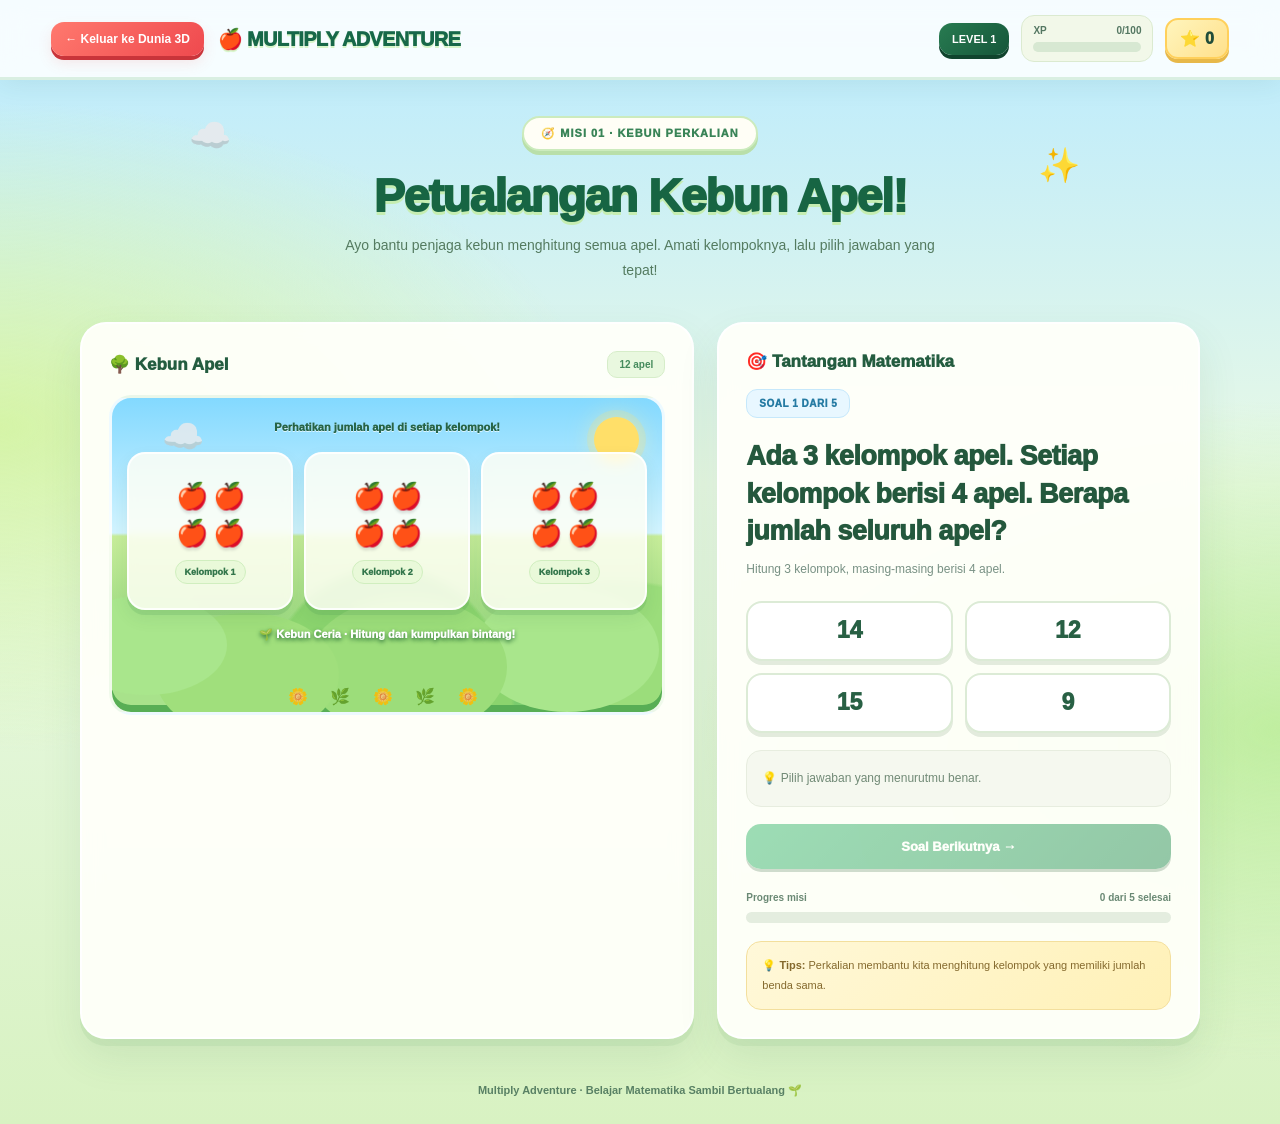
<file: perkalian.html>
<!DOCTYPE html>
<html lang="id">
<head>
<meta charset="UTF-8">
<meta name="viewport" content="width=device-width, initial-scale=1.0">
<title>Multiply Adventure - Kebun Perkalian</title>
<link rel="stylesheet" href="stylemisi1.css">
</head>

<body>
<div class="game">

    <header class="topbar">
        <div class="topbar-left">
            <button id="exit-btn" class="exit-btn">← Keluar ke Dunia 3D</button>
            <div class="logo">🍎 MULTIPLY ADVENTURE</div>
        </div>

        <div class="player-stats">
            <div class="level">LEVEL <span id="level">1</span></div>

            <div class="xp-area">
                <div class="xp-label">
                    <span>XP</span>
                    <span id="xp-text">0/100</span>
                </div>
                <div class="xp-track">
                    <div class="xp-fill" id="xp-fill"></div>
                </div>
            </div>

            <div class="stars">⭐ <span id="stars">0</span></div>
        </div>
    </header>

    <section class="hero">
        <div class="badge">🧭 MISI 01 · KEBUN PERKALIAN</div>
        <h1>Petualangan Kebun Apel!</h1>
        <p>
            Ayo bantu penjaga kebun menghitung semua apel.
            Amati kelompoknya, lalu pilih jawaban yang tepat!
        </p>
    </section>

    <main class="content">

        <!-- AREA VISUAL 2D -->
        <section class="card">
            <div class="card-title">
                <h2>🌳 Kebun Apel</h2>
                <span class="small-label" id="object-count">12 apel</span>
            </div>

            <div class="garden">
                <div class="sun"></div>
                <div class="cloud">☁️</div>

                <div class="garden-hint">
                    Perhatikan jumlah apel di setiap kelompok!
                </div>

                <div class="groups" id="groups"></div>

                <div class="garden-footer">
                    🌱 Kebun Ceria · Hitung dan kumpulkan bintang!
                </div>
            </div>

          
        </section>

        <!-- AREA KUIS -->
        <section class="card question-card">
            <div id="quiz-content">
                <div class="card-title">
                    <h2>🎯 Tantangan Matematika</h2>
                </div>

                <div class="mission-tag" id="question-number">
                    SOAL 1 DARI 5
                </div>

                <div class="question" id="question">
                    Ada 3 kelompok apel. Setiap kelompok berisi 4 apel.
                    Berapa jumlah seluruh apel?
                </div>

                <p class="question-hint" id="question-hint">
                    Hitung jumlah kelompok, lalu kalikan dengan jumlah apel
                    di setiap kelompok.
                </p>

                <div class="answers" id="answers"></div>

                <div class="feedback" id="feedback" aria-live="polite">
                    💡 Pilih jawaban yang menurutmu benar.
                </div>

                <button class="next-btn" id="next-btn" disabled>
                    Soal Berikutnya →
                </button>

                <div class="progress-info">
                    <div class="progress-top">
                        <span>Progres misi</span>
                        <span id="progress-text">0 dari 5 selesai</span>
                    </div>
                    <div class="progress-track">
                        <div class="progress-fill" id="progress-fill"></div>
                    </div>
                </div>

                <div class="lesson-note">
                    💡 <strong>Tips:</strong> Perkalian membantu kita
                    menghitung kelompok yang memiliki jumlah benda sama.
                </div>
            </div>

            <div class="finish" id="finish">
                <div class="finish-icon">🏆</div>
                <h2>Misi Kebun Selesai!</h2>
                <p id="finish-text"></p>
                <div class="finish-buttons">
                    <button class="restart-btn" id="restart-btn">
                        🔄 Main Lagi
                    </button>
                    <button class="return-3d-btn" id="return-3d-btn">
                        🚀 Kembali ke Petualangan 3D
                    </button>
                </div>
            </div>
        </section>
    </main>

    <footer class="footer">
        Multiply Adventure · Belajar Matematika Sambil Bertualang 🌱
    </footer>
</div>

<script>
const questions = [
    { groups: 3, each: 4 },
    { groups: 4, each: 3 },
    { groups: 2, each: 5 },
    { groups: 3, each: 3 },
    { groups: 4, each: 4 }
];

let currentQuestion = 0;
let completed = 0;
let totalXP = 0;
let totalStars = 0;
let answered = false;

const $ = id => document.getElementById(id);

// --- 1. SIMPAN DAN MUAT PROGRES (LOCALSTORAGE) ---
function loadSavedData() {
    const savedStars = localStorage.getItem('multiply_stars');
    const savedXP = localStorage.getItem('multiply_xp');

    if (savedStars !== null) totalStars = parseInt(savedStars, 10);
    if (savedXP !== null) totalXP = parseInt(savedXP, 10);

    updateStats();
}

function saveData() {
    localStorage.setItem('multiply_stars', totalStars);
    localStorage.setItem('multiply_xp', totalXP);
}
function returnTo3DWorld() {
    saveData();
    // Set flag agar game 3D tahu ini navigasi dari misi (bukan refresh)
    localStorage.setItem('multiply_from_mission', 'true');
    window.location.href = 'landing.html';
}

function renderGarden(question) {
    const groupsEl = $('groups');
    groupsEl.innerHTML = '';

    for (let i = 0; i < question.groups; i++) {
        const group = document.createElement('div');
        group.className = 'apple-group';

        const apples = document.createElement('div');
        apples.className = 'apples';

        for (let j = 0; j < question.each; j++) {
            const apple = document.createElement('span');
            apple.className = 'apple';
            apple.textContent = '🍎';
            apples.appendChild(apple);
        }

        const label = document.createElement('div');
        label.className = 'group-label';
        label.textContent = `Kelompok ${i + 1}`;

        group.append(apples, label);
        groupsEl.appendChild(group);
    }

    const total = question.groups * question.each;

    $('object-count').textContent = `${total} apel`;
    $('repeated-addition').textContent =
        Array(question.groups).fill(question.each).join(' + ') +
        ` = ${total}`;
}

function createOptions(correctAnswer) {
    const candidates = new Set([correctAnswer]);

    while (candidates.size < 4) {
        const offset = Math.floor(Math.random() * 9) - 4;
        const value = correctAnswer + offset;

        if (value > 0 && value !== correctAnswer) {
            candidates.add(value);
        }
    }

    return [...candidates].sort(() => Math.random() - 0.5);
}

function renderQuestion() {
    answered = false;

    const question = questions[currentQuestion];
    const answer = question.groups * question.each;

    $('question-number').textContent =
        `SOAL ${currentQuestion + 1} DARI ${questions.length}`;

    $('question').textContent =
        `Ada ${question.groups} kelompok apel. Setiap kelompok berisi ${question.each} apel. Berapa jumlah seluruh apel?`;

    $('question-hint').textContent =
        `Hitung ${question.groups} kelompok, masing-masing berisi ${question.each} apel.`;

    $('feedback').className = 'feedback';$('feedback').textContent = '💡 Pilih jawaban yang menurutmu benar.';
    $('next-btn').disabled = true;

    const answersEl = $('answers');
    answersEl.innerHTML = '';

    createOptions(answer).forEach(value => {
        const button = document.createElement('button');
        button.className = 'answer-btn';
        button.textContent = value;
        button.addEventListener('click', () => checkAnswer(value, button));
        answersEl.appendChild(button);
    });

    renderGarden(question);
    updateProgress();
}

function checkAnswer(value, selectedButton) {
    if (answered) return;

    const question = questions[currentQuestion];
    const correctAnswer = question.groups * question.each;
    const buttons = [...$('answers').querySelectorAll('button')];

    if (value === correctAnswer) {
        answered = true;
        completed++;
        totalXP += 20;
        totalStars += 1;

        selectedButton.classList.add('correct');

        buttons.forEach(button => {
            button.disabled = true;

            if (Number(button.textContent) === correctAnswer) {
                button.classList.add('correct');
            }
        });

        $('feedback').className = 'feedback success';$('feedback').textContent =
            `🎉 Hebat! ${question.groups} × ${question.each} = ${correctAnswer}. Kamu mendapat +20 XP dan ⭐!`;

        $('next-btn').disabled = false;
        $('next-btn').textContent =
            currentQuestion === questions.length - 1
                ? 'Selesaikan Misi 🏆'
                : 'Soal Berikutnya →';

        updateStats();
        saveData(); // Simpan otomatis setiap jawaban benar
        updateProgress();
    } else {
        selectedButton.classList.add('wrong');
        selectedButton.disabled = true;

        $('feedback').className = 'feedback error';$('feedback').textContent =
            'Belum tepat. Coba hitung lagi apel pada setiap kelompok, ya!';
    }
}

function updateStats() {
    const xpPerLevel = 100;
    const level = Math.floor(totalXP / xpPerLevel) + 1;
    const currentXP = totalXP % xpPerLevel;

    $('level').textContent = level;
    $('xp-text').textContent = `${currentXP}/${xpPerLevel}`;
    $('xp-fill').style.width = `${currentXP}%`;
    $('stars').textContent = totalStars;
}

function updateProgress() {
    const percentage = (completed / questions.length) * 100;

    $('progress-fill').style.width = `${percentage}%`;
    $('progress-text').textContent =
        `${completed} dari ${questions.length} selesai`;
}

$('next-btn').addEventListener('click', () => {
    if (!answered) return;

    if (currentQuestion < questions.length - 1) {
        currentQuestion++;
        renderQuestion();
    } else {
        showFinish();
    }
});
function showFinish() {
    $('quiz-content').style.display = 'none';$('finish').style.display = 'block';

    $('finish-text').textContent =
        `Kamu menyelesaikan ${completed} dari ${questions.length} soal, mengumpulkan ${totalStars} bintang, dan mendapatkan ${totalXP} XP. Terus berlatih agar semakin jago perkalian!`;
    
    // TAMBAHKAN BARIS INI: Tandai bahwa Misi 1 sudah selesai
    localStorage.setItem('misi1_completed', 'true');

    saveData();
}

$('restart-btn').addEventListener('click', () => {
    currentQuestion = 0;
    completed = 0;
    answered = false;

    $('quiz-content').style.display = 'block';$('finish').style.display = 'none';

    renderQuestion();
});

// Event Listener Tombol Navigasi Kembali
$('exit-btn').addEventListener('click', returnTo3DWorld);$('return-3d-btn').addEventListener('click', returnTo3DWorld);

// Inisialisasi Game
loadSavedData();
renderQuestion();
</script>
</body>
</html>
</file>
<file: prototype_landing/stylelandingpage.css>
@import url('https://fonts.googleapis.com/css2?family=Baloo+2:wght@400;500;600;700;800&family=Nunito:wght@400;600;700;800;900&display=swap');

:root {
    --blue: #0759c7;
    --deep: #083d91;
    --sky: #eaf6ff;
    --yellow: #ffca28;
    --orange: #ff8c36;
    --ink: #17345b;
    --muted: #647b98;
    --green: #3cbf79;
    --paper: #f8fbff;
    --line: #e5edf6;
    --shadow: 0 18px 45px #164c8314
}

* {
    box-sizing: border-box
}

html {
    scroll-behavior: smooth
}

body {
    margin: 0;
    background: #fff;
    color: var(--ink);
    font-family: 'Nunito', sans-serif;
    overflow-x: hidden
}

.top-glow {
    position: absolute;
    z-index: -1;
    left: 0;
    right: 0;
    top: 0;
    height: 720px;
    background: radial-gradient(ellipse at 72% 22%, #c9f3ff 0, transparent 36%), linear-gradient(180deg, #f4fbff 0, #fff 95%)
}

button,
a {
    -webkit-tap-highlight-color: transparent
}

button {
    font: inherit;
    cursor: pointer
}

a {
    color: inherit;
    text-decoration: none
}

.site-header {
    height: 86px;
    max-width: 1240px;
    padding: 0 28px;
    margin: auto;
    display: flex;
    align-items: center;
    justify-content: space-between;
    gap: 28px
}

.brand {
    display: flex;
    align-items: center;
    gap: 10px;
    min-width: 205px
}

.brand-mark {
    width: 43px;
    height: 43px;
    display: grid;
    place-items: center;
    border-radius: 14px;
    background: linear-gradient(145deg, #1283f2, #0644b4);
    color: #ffdc48;
    font-size: 27px;
    box-shadow: 0 7px 0 #073b88;
    color: #ffdb49
}

.brand-name {
    font-family: 'Baloo 2';
    font-size: 27px;
    font-weight: 800;
    line-height: .9;
    letter-spacing: 1px;
    color: #0752b7
}

.brand-name small {
    display: block;
    font-family: 'Nunito';
    font-size: 8px;
    letter-spacing: 1.25px;
    margin-top: 7px;
    color: #6783a5;
    font-weight: 900
}

.main-nav {
    display: flex;
    gap: 32px;
    align-items: center;
    font-size: 14px;
    font-weight: 800;
    color: #71839b
}

.main-nav a {
    padding: 12px 0;
    transition: .2s
}

.main-nav a:hover,
.main-nav a.active {
    color: var(--blue)
}

.header-cta,
.primary-btn {
    border: 0;
    border-radius: 14px;
    background: linear-gradient(135deg, #0877eb, #064bb8);
    color: white;
    font-weight: 900;
    padding: 14px 20px;
    box-shadow: 0 6px 0 #063b8b, 0 10px 22px #0759c733;
    transition: transform .18s, box-shadow .18s
}

.header-cta span,
.primary-btn span {
    margin-left: 10px;
    font-size: 18px
}

.header-cta:hover,
.primary-btn:hover {
    transform: translateY(-2px);
    box-shadow: 0 8px 0 #063b8b, 0 13px 24px #0759c733
}

.menu-toggle {
    display: none;
    background: white;
    border: 1px solid var(--line);
    border-radius: 10px;
    padding: 8px 12px;
    color: var(--blue)
}

.section-wrap {
    max-width: 1184px;
    margin-left: auto;
    margin-right: auto;
    padding-left: 28px;
    padding-right: 28px
}

.hero {
    min-height: 575px;
    display: grid;
    grid-template-columns: 1fr 1.02fr;
    align-items: center;
    gap: 30px;
    padding-top: 40px;
    padding-bottom: 48px;
    position: relative
}

.hero-copy {
    padding-bottom: 16px
}

.eyebrow,
.section-kicker {
    display: inline-flex;
    align-items: center;
    gap: 9px;
    font-size: 11px;
    letter-spacing: 1.5px;
    font-weight: 1000;
    color: #0d70d5
}

.eyebrow {
    padding: 9px 13px;
    border: 1px solid #cce7ff;
    background: #f1f9ff;
    border-radius: 100px
}

.pulse {
    width: 7px;
    height: 7px;
    border-radius: 50%;
    background: #32c77d;
    box-shadow: 0 0 0 4px #32c77d22
}

.hero h1 {
    font-family: 'Baloo 2';
    font-size: clamp(43px, 5.2vw, 69px);
    line-height: .98;
    letter-spacing: -1.5px;
    margin: 24px 0 18px;
    color: #103c76;
    font-weight: 800
}

.hero h1 span,
.section-heading h2 span,
.how h2 span {
    color: #0c76dc
}

.hero-text {
    max-width: 485px;
    font-size: 16px;
    line-height: 1.8;
    color: #6a7f99;
    margin: 0
}

.hero-actions {
    display: flex;
    align-items: center;
    gap: 22px;
    margin-top: 28px
}

.secondary-btn {
    font-weight: 900;
    color: #386086;
    padding: 12px 4px
}

.secondary-btn span {
    margin-left: 7px;
    color: #0b71d6
}

.hero-proof {
    display: flex;
    align-items: center;
    gap: 13px;
    margin-top: 32px
}

.avatar-stack {
    display: flex;
    padding-left: 5px
}

.avatar-stack span {
    width: 35px;
    height: 35px;
    display: grid;
    place-items: center;
    border-radius: 50%;
    background: #fff;
    border: 2px solid #fff;
    box-shadow: 0 3px 8px #123a6418;
    margin-left: -5px;
    font-size: 18px
}

.hero-proof strong,
.hero-proof small {
    display: block
}

.hero-proof strong {
    font-size: 12px;
    font-weight: 1000
}

.hero-proof small {
    font-size: 11px;
    color: #8b9bb0;
    margin-top: 3px
}

.hero-art {
    height: 440px;
    position: relative;
    border-radius: 48% 52% 43% 57% / 51% 42% 58% 49%;
    background: linear-gradient(145deg, #b8edff, #e9fbff 58%, #f4fff2);
    isolation: isolate;
    overflow: hidden;
    border: 1px solid #d7f4ff;
    box-shadow: inset 0 -20px 40px #66c7ed21
}

.hero-art:before {
    content: "";
    position: absolute;
    inset: 17px;
    border: 1px dashed #72c9ed7a;
    border-radius: inherit
}

.sun-orb {
    position: absolute;
    width: 180px;
    height: 180px;
    border-radius: 50%;
    background: #fff7c7;
    top: 40px;
    right: 80px;
    box-shadow: 0 0 0 20px #fff6b43b
}

.floating-math {
    position: absolute;
    z-index: 4;
    display: grid;
    place-items: center;
    width: 58px;
    height: 58px;
    border-radius: 17px;
    font-size: 37px;
    font-weight: 1000;
    box-shadow: 0 8px 0 #b87400;
    transform: rotate(-12deg)
}

.math-one {
    background: #ffc52d;
    color: white;
    top: 76px;
    left: 38px
}

.math-two {
    background: #a66cf0;
    color: white;
    right: 34px;
    top: 143px;
    transform: rotate(12deg);
    box-shadow: 0 8px 0 #7140b5
}

.floating-star {
    position: absolute;
    color: #ffbf1e;
    font-size: 38px;
    text-shadow: 0 3px 0 #e99412
}

.star-one {
    top: 52px;
    right: 40px
}

.star-two {
    top: 210px;
    left: 47px;
    color: #fff
}

.island {
    position: absolute;
    z-index: 1;
    bottom: 55px;
    background: linear-gradient(#70e78b 0 20%, #4bbf74 21% 100%);
    border-radius: 48% 52% 20% 20%;
    box-shadow: inset 0 -14px 0 #248f5d
}

.island:after {
    content: "";
    position: absolute;
    bottom: -22px;
    left: 9%;
    width: 82%;
    height: 38px;
    background: #9c7b64;
    clip-path: polygon(0 0, 100% 0, 80% 100%, 20% 100%);
    z-index: -1
}

.island-back {
    width: 240px;
    height: 95px;
    left: 80px;
    bottom: 110px;
    transform: rotate(-6deg);
    opacity: .9
}

.island-front {
    width: 390px;
    height: 115px;
    right: 10px;
    bottom: 39px
}

.tree {
    position: absolute;
    top: -45px;
    font-size: 43px
}

.tree:first-child {
    left: 35px
}

.tree:last-child {
    right: 50px;
    font-size: 51px
}

.bush {
    position: absolute;
    top: -14px;
    width: 65px;
    height: 42px;
    border-radius: 50%;
    background: #45cf75;
    box-shadow: inset -7px -5px #2aa85c
}

.bush-a {
    left: 45px
}

.bush-b {
    right: 45px;
    width: 78px;
    height: 49px
}

.flower {
    position: absolute;
    top: -30px;
    left: 48%;
    font-size: 24px
}

.path {
    position: absolute;
    z-index: 2;
    right: 95px;
    bottom: 115px;
    width: 100px;
    height: 160px;
    border-left: 15px solid #f6d7a2;
    border-radius: 50%;
    transform: rotate(26deg);
    opacity: .95
}

.castle {
    position: absolute;
    z-index: 2;
    right: 110px;
    top: 125px;
    width: 95px;
    height: 130px;
    background: #e6f2ff;
    border: 4px solid #80bce8;
    border-radius: 8px 8px 0 0;
    box-shadow: inset 0 0 0 5px #c1e3fb
}

.castle:before {
    content: "";
    position: absolute;
    left: -17px;
    right: -17px;
    top: -24px;
    height: 35px;
    background: #1f79c7;
    clip-path: polygon(0 100%, 12% 0, 28% 100%, 42% 0, 58% 100%, 74% 0, 88% 100%, 100% 100%)
}

.castle-top {
    position: absolute;
    top: -56px;
    left: 29px;
    font-size: 29px;
    filter: drop-shadow(0 0 8px #47e8ff)
}

.tower {
    position: absolute;
    top: 27px;
    width: 25px;
    height: 68px;
    background: #d7ebfa;
    border: 3px solid #75b4e6
}

.t1 {
    left: -17px
}

.t2 {
    right: -17px
}

.castle-door {
    position: absolute;
    bottom: 0;
    left: 32px;
    width: 25px;
    height: 42px;
    border-radius: 14px 14px 0 0;
    background: #145ab5
}

.castle-window {
    position: absolute;
    top: 30px;
    left: 36px;
    color: #48cfff;
    font-size: 22px
}

.mascot {
    position: absolute;
    z-index: 5;
    width: 145px;
    height: 260px;
    left: 42%;
    bottom: 47px;
    transform: translateX(-50%) rotate(-4deg);
    filter: drop-shadow(0 13px 7px #164d5d28)
}

.mascot-head {
    position: absolute;
    z-index: 4;
    top: 34px;
    left: 26px;
    width: 96px;
    height: 96px;
    background: linear-gradient(135deg, #ffd9b5, #f3a97f);
    border-radius: 45% 45% 48% 48%;
    border: 2px solid #d68c68
}

.mascot-hair {
    position: absolute;
    z-index: 5;
    top: 28px;
    left: 27px;
    width: 95px;
    height: 36px;
    background: #4b2b23;
    border-radius: 50% 45% 25% 20%;
    clip-path: polygon(0 0, 100% 0, 100% 65%, 82% 100%, 62% 58%, 43% 100%, 25% 63%, 0 80%)
}

.mascot-cap {
    position: absolute;
    z-index: 7;
    top: 12px;
    left: 18px;
    width: 110px;
    height: 47px;
    background: #cf392f;
    border: 3px solid #a92d2a;
    border-radius: 55px 55px 15px 15px;
    transform: rotate(-4deg);
    box-shadow: inset 0 5px #ed7560
}

.mascot-cap:before {
    content: "";
    position: absolute;
    top: 4px;
    left: 28px;
    width: 43px;
    height: 24px;
    border-radius: 50% 50% 15% 15%;
    background: #fff1d5;
    border: 2px solid #d9a77b
}

.mascot-cap span {
    position: absolute;
    bottom: -5px;
    left: 45px;
    width: 68px;
    height: 14px;
    background: #b92f29;
    border-radius: 0 0 70% 30%;
    transform: rotate(-6deg)
}

.eye {
    position: absolute;
    top: 39px;
    width: 8px;
    height: 15px;
    background: #392d2b;
    border-radius: 50%
}

.eye-l {
    left: 24px
}

.eye-r {
    right: 23px
}

.cheek {
    position: absolute;
    top: 60px;
    width: 13px;
    height: 6px;
    border-radius: 50%;
    background: #ed8d83;
    opacity: .75
}

.cheek-l {
    left: 12px
}

.cheek-r {
    right: 10px
}

.smile {
    position: absolute;
    left: 40px;
    top: 63px;
    width: 19px;
    height: 10px;
    border-radius: 2px 2px 13px 13px;
    background: #813c36
}

.mascot-neck {
    position: absolute;
    z-index: 3;
    top: 119px;
    left: 62px;
    width: 27px;
    height: 20px;
    background: #f2b087
}

.mascot-body {
    position: absolute;
    z-index: 4;
    top: 130px;
    left: 35px;
    width: 80px;
    height: 76px;
    background: linear-gradient(90deg, #238a49, #49b65d);
    border: 3px solid #207442;
    border-radius: 23px 23px 12px 12px;
    transform: rotate(2deg)
}

.zip {
    position: absolute;
    left: 38px;
    top: 3px;
    height: 62px;
    width: 3px;
    background: #d7e5d2
}

.pocket {
    position: absolute;
    bottom: 12px;
    left: 9px;
    width: 18px;
    height: 15px;
    border: 2px solid #1c7d3c;
    border-radius: 3px
}

.mascot-arm {
    position: absolute;
    z-index: 3;
    top: 139px;
    width: 19px;
    height: 61px;
    background: #339c4e;
    border: 3px solid #207442;
    border-radius: 12px
}

.arm-l {
    left: 21px;
    transform: rotate(18deg)
}

.arm-r {
    right: 17px;
    transform: rotate(-22deg)
}

.mascot-short {
    position: absolute;
    z-index: 5;
    top: 196px;
    left: 35px;
    width: 81px;
    height: 34px;
    background: #2868b8;
    border-radius: 4px 4px 12px 12px;
    border-bottom: 3px solid #164b8c
}

.mascot-leg {
    position: absolute;
    z-index: 3;
    top: 222px;
    width: 19px;
    height: 27px;
    background: #e9b08b;
    border-radius: 7px
}

.leg-l {
    left: 48px
}

.leg-r {
    right: 43px
}

.mascot-boot {
    position: absolute;
    z-index: 4;
    top: 241px;
    width: 35px;
    height: 19px;
    background: #553126;
    border-radius: 8px 12px 7px 12px;
    box-shadow: inset 0 -4px #2d211e
}

.boot-l {
    left: 35px
}

.boot-r {
    right: 32px
}

.art-label {
    position: absolute;
    z-index: 8;
    background: #fff;
    border: 1px solid #d9efff;
    border-radius: 12px;
    padding: 10px 14px;
    font-size: 11px;
    font-weight: 1000;
    box-shadow: 0 8px 20px #205b8520
}

.art-label span {
    margin-right: 5px
}

.label-top {
    top: 25px;
    left: 115px
}

.label-bottom {
    bottom: 19px;
    left: 28px
}

.hero-bottom-note {
    position: absolute;
    bottom: 10px;
    left: 50%;
    transform: translateX(-50%);
    font-size: 9px;
    letter-spacing: 2px;
    font-weight: 1000;
    color: #9db1c6;
    white-space: nowrap
}

.hero-bottom-note span {
    color: #ffc32d;
    margin: 0 12px
}

.stats {
    display: grid;
    grid-template-columns: repeat(4, 1fr);
    gap: 14px;
    margin-top: 8px;
    margin-bottom: 95px
}

.stat-card {
    display: flex;
    align-items: center;
    gap: 14px;
    border: 1px solid #e9f0f7;
    background: #fff;
    border-radius: 18px;
    padding: 19px;
    box-shadow: 0 8px 26px #184d7b08
}

.stat-icon {
    width: 46px;
    height: 46px;
    display: grid;
    place-items: center;
    border-radius: 14px;
    font-size: 22px
}

.stat-icon.blue {
    background: #e5f3ff
}

.stat-icon.yellow {
    background: #fff5ce
}

.stat-icon.green {
    background: #e4f9eb
}

.stat-icon.purple {
    background: #f0eaff
}

.stat-card strong {
    font-family: 'Baloo 2';
    font-size: 25px;
    line-height: 1.1;
    display: block;
    color: #143d70
}

.stat-card small {
    font-size: 11px;
    color: #7d8fa5;
    font-weight: 800
}

.missions {
    padding-top: 12px;
    padding-bottom: 95px
}

.section-heading {
    display: flex;
    align-items: flex-end;
    justify-content: space-between;
    margin-bottom: 28px
}

.section-heading h2,
.how h2 {
    font-family: 'Baloo 2';
    font-size: 43px;
    line-height: 1.05;
    margin: 9px 0 10px;
    color: #143d70
}

.section-heading p,
.how-copy>p {
    font-size: 14px;
    line-height: 1.7;
    color: #7b8da3;
    max-width: 560px;
    margin: 0
}

.map-stamp {
    border: 2px dashed #b4d6f5;
    color: #3484d3;
    font-size: 11px;
    font-weight: 1000;
    letter-spacing: 2px;
    padding: 12px 17px;
    text-align: center;
    border-radius: 12px;
    transform: rotate(5deg)
}

.map-stamp small {
    font-size: 7px;
    letter-spacing: 1px
}

.mission-grid {
    display: grid;
    grid-template-columns: 1fr 1fr;
    gap: 22px
}

.mission-card {
    overflow: hidden;
    border: 1px solid #e5edf5;
    border-radius: 22px;
    background: #fff;
    box-shadow: var(--shadow);
    transition: transform .2s, box-shadow .2s
}

.mission-card:hover {
    transform: translateY(-4px);
    box-shadow: 0 22px 48px #164c831e
}

.mission-art {
    height: 218px;
    position: relative;
    overflow: hidden
}

.garden-art {
    background: linear-gradient(#bcecff, #e6fbff 65%, #8ee49a 66%)
}

.cloud {
    position: absolute;
    width: 80px;
    height: 22px;
    background: #fff;
    border-radius: 30px;
    opacity: .9
}

.cloud:before,
.cloud:after {
    content: "";
    position: absolute;
    bottom: 5px;
    width: 35px;
    height: 30px;
    background: #fff;
    border-radius: 50%
}

.cloud:before {
    left: 12px
}

.cloud:after {
    left: 35px
}

.cloud-a {
    top: 38px;
    left: 35px
}

.cloud-b {
    top: 65px;
    right: 60px;
    transform: scale(.7)
}

.sun {
    position: absolute;
    top: 22px;
    right: 40px;
    color: #ffb91f;
    font-size: 43px
}

.garden-hill {
    position: absolute;
    bottom: -55px;
    left: -10%;
    width: 120%;
    height: 130px;
    background: #55c97a;
    border-radius: 50% 50% 0 0
}

.apple-tree {
    position: absolute;
    z-index: 2;
    font-size: 104px;
    left: 37%;
    bottom: 28px;
    filter: drop-shadow(0 5px 2px #307c4930)
}

.apple {
    position: absolute;
    z-index: 3;
    font-size: 22px
}

.a1 {
    left: 46%;
    top: 91px
}

.a2 {
    left: 37%;
    top: 116px
}

.wood-sign,
.market-sign {
    position: absolute;
    z-index: 4;
    right: 28px;
    bottom: 44px;
    background: #a96635;
    border: 4px solid #8a4b26;
    border-radius: 5px;
    color: #fff2c7;
    font-family: 'Baloo 2';
    font-weight: 800;
    font-size: 14px;
    line-height: 1;
    text-align: center;
    padding: 8px 12px;
    transform: rotate(5deg);
    box-shadow: 0 4px 0 #754020
}

.mission-number {
    position: absolute;
    top: 17px;
    left: 18px;
    background: #fff;
    border: 1px solid #e4f0f7;
    border-radius: 8px;
    padding: 7px 10px;
    color: #3c7c9f;
    font-size: 9px;
    font-weight: 1000;
    letter-spacing: 1px
}

.mission-info {
    padding: 20px 22px 22px
}

.mission-meta {
    display: flex;
    align-items: center;
    justify-content: space-between
}

.tag {
    font-size: 9px;
    font-weight: 1000;
    letter-spacing: .8px;
    padding: 7px 9px;
    border-radius: 7px
}

.tag-green {
    color: #22945b;
    background: #e4f9ec
}

.tag-orange {
    color: #bf7524;
    background: #fff1dc
}

.duration {
    font-size: 10px;
    color: #98a7b8;
    font-weight: 800
}

.mission-info h3 {
    font-family: 'Baloo 2';
    font-size: 25px;
    color: #163e70;
    margin: 14px 0 5px
}

.mission-info p {
    font-size: 12px;
    line-height: 1.7;
    color: #7b8da3;
    min-height: 42px;
    margin: 0
}

.mission-footer {
    border-top: 1px solid #eef2f6;
    margin-top: 18px;
    padding-top: 15px;
    display: flex;
    justify-content: space-between;
    align-items: center;
    gap: 10px
}

.reward {
    font-size: 11px;
    color: #b27b00;
    font-weight: 1000
}

.mission-btn {
    border: 0;
    background: #e9f4ff;
    color: #0759c7;
    border-radius: 10px;
    padding: 10px 13px;
    font-size: 11px;
    font-weight: 1000
}

.mission-btn span {
    margin-left: 9px
}

.mission-btn:hover {
    background: #d6ebff
}

.market-art {
    background: linear-gradient(#c5efff, #f2fbff 64%, #a5e6a0 65%)
}

.market-sun {
    position: absolute;
    right: 35px;
    top: 17px;
    color: #ffb91f;
    font-size: 40px
}

.shop-roof {
    position: absolute;
    left: 26%;
    top: 51px;
    width: 220px;
    height: 42px;
    background: #ffad53;
    clip-path: polygon(10% 0, 90% 0, 100% 100%, 0 100%);
    border-bottom: 7px solid #df7d32
}

.shop-front {
    position: absolute;
    left: 31%;
    top: 84px;
    width: 185px;
    height: 110px;
    background: #fff1d9;
    border: 5px solid #d58c4a;
    box-shadow: inset 0 0 0 5px #ffe0ac
}

.shop-awning {
    height: 24px;
    background: repeating-linear-gradient(90deg, #f75e52 0 20px, #fff 20px 40px);
    border-bottom: 4px solid #d58c4a
}

.shop-window {
    position: absolute;
    left: 13px;
    top: 37px;
    width: 95px;
    height: 56px;
    background: #d5f4ff;
    border: 4px solid #b77a40;
    font-size: 17px;
    text-align: center;
    line-height: 1.3
}

.shop-door {
    position: absolute;
    right: 11px;
    bottom: 0;
    width: 42px;
    height: 66px;
    background: #a9d8ed;
    border: 4px solid #b77a40;
    border-bottom: 0;
    border-radius: 5px 5px 0 0
}

.market-crate {
    position: absolute;
    z-index: 3;
    bottom: 20px;
    background: #a96534;
    border: 4px solid #7d4728;
    padding: 4px 9px;
    font-size: 28px;
    box-shadow: 0 4px #784321
}

.crate-a {
    left: 17%
}

.crate-b {
    right: 18%
}

.market-sign {
    right: 25px;
    top: 30px;
    bottom: auto;
    transform: rotate(-7deg)
}

.locked-overlay {
    position: absolute;
    inset: 0;
    background: #11345c9e;
    backdrop-filter: blur(2px);
    display: flex;
    flex-direction: column;
    align-items: center;
    justify-content: center;
    color: white;
    text-align: center;
    transition: .25s
}

.locked-overlay.unlocked {
    opacity: 0;
    pointer-events: none
}

.lock-icon {
    font-size: 30px;
    margin-bottom: 7px
}

.locked-overlay strong {
    font-size: 14px
}

.locked-overlay small {
    font-size: 10px;
    margin-top: 4px;
    color: #d4e9ff
}

.how {
    padding-top: 72px;
    padding-bottom: 86px;
    display: grid;
    grid-template-columns: .8fr 1.2fr;
    gap: 80px;
    align-items: center;
    background: #f5faff;
    border-radius: 30px;
    margin-bottom: 90px
}

.how h2 {
    font-size: 42px;
    margin-top: 13px
}

.text-btn {
    border: 0;
    background: none;
    color: #0b69c8;
    font-weight: 1000;
    padding: 0;
    margin-top: 24px
}

.text-btn span {
    font-size: 19px;
    margin-left: 8px
}

.steps {
    display: grid;
    gap: 25px
}

.step {
    display: flex;
    gap: 17px;
    align-items: flex-start
}

.step-icon {
    width: 57px;
    height: 57px;
    flex: 0 0 57px;
    border-radius: 17px;
    display: grid;
    place-items: center;
    font-size: 25px
}

.step-blue {
    background: #dff1ff
}

.step-yellow {
    background: #fff1c5
}

.step-green {
    background: #ddf8e6
}

.step-no {
    font-size: 9px;
    font-weight: 1000;
    letter-spacing: 1.3px;
    color: #87a0bb
}

.step h3 {
    font-family: 'Baloo 2';
    font-size: 21px;
    margin: 2px 0 3px;
    color: #173e6e
}

.step p {
    font-size: 12px;
    line-height: 1.65;
    color: #7d8fa5;
    margin: 0;
    max-width: 430px
}

.callout {
    display: flex;
    align-items: center;
    gap: 24px;
    background: linear-gradient(110deg, #0755bb, #0b7ce2);
    color: #fff;
    border-radius: 25px;
    padding-top: 32px;
    padding-bottom: 32px;
    margin-bottom: 70px;
    position: relative;
    overflow: hidden
}

.callout:after {
    content: "";
    position: absolute;
    width: 250px;
    height: 250px;
    border: 1px solid #ffffff25;
    border-radius: 50%;
    right: 160px;
    top: -140px;
    box-shadow: 0 0 0 30px #ffffff0c, 0 0 0 60px #ffffff08
}

.callout-spark {
    font-size: 45px;
    color: #ffda4a
}

.callout>div:nth-child(2) {
    flex: 1;
    z-index: 1
}

.callout .section-kicker {
    color: #b9e4ff
}

.callout h2 {
    font-family: 'Baloo 2';
    font-size: 30px;
    margin: 5px 0
}

.callout p {
    font-size: 12px;
    color: #d4eaff;
    margin: 0
}

.callout .primary-btn {
    background: #ffcc35;
    color: #16457e;
    box-shadow: 0 5px 0 #bf8511
}

.callout .primary-btn:hover {
    box-shadow: 0 7px 0 #bf8511
}

.site-footer {
    max-width: 1184px;
    margin: auto;
    padding: 0 28px 28px;
    display: flex;
    align-items: center;
    gap: 25px;
    flex-wrap: wrap
}

.footer-brand {
    min-width: 190px
}

.footer-brand .brand-mark {
    width: 35px;
    height: 35px;
    border-radius: 11px;
    font-size: 21px
}

.footer-brand .brand-name {
    font-size: 22px
}

.site-footer p {
    font-size: 11px;
    color: #8a9bb0;
    flex: 1
}

.copyright {
    font-size: 10px;
    color: #a0afbf
}

.modal-backdrop {
    position: fixed;
    z-index: 100;
    inset: 0;
    background: #092b52b8;
    backdrop-filter: blur(8px);
    display: none;
    align-items: center;
    justify-content: center;
    padding: 18px
}

.modal-backdrop.open {
    display: flex
}

.quiz-modal {
    position: relative;
    width: min(100%, 510px);
    background: #fff;
    border-radius: 25px;
    padding: 28px;
    box-shadow: 0 25px 90px #001a3d55;
    animation: pop .25s ease;
    max-height: 92vh;
    overflow: auto
}

.modal-close {
    position: absolute;
    top: 14px;
    right: 16px;
    width: 34px;
    height: 34px;
    border: 0;
    border-radius: 50%;
    background: #edf5fc;
    color: #376087;
    font-size: 25px
}

.quiz-top-art {
    width: 66px;
    height: 66px;
    border-radius: 20px;
    background: #e8f8ed;
    display: grid;
    place-items: center;
    font-size: 36px;
    margin-bottom: 15px
}

.quiz-modal h2 {
    font-family: 'Baloo 2';
    font-size: 28px;
    line-height: 1.1;
    margin: 6px 0 15px;
    color: #143e71
}

.quiz-progress {
    height: 7px;
    background: #e8f0f7;
    border-radius: 20px;
    overflow: hidden
}

.quiz-progress span {
    display: block;
    width: 20%;
    height: 100%;
    background: linear-gradient(90deg, #3fc77c, #0e83dc);
    border-radius: 20px;
    transition: width .3s
}

.quiz-count {
    font-size: 10px;
    color: #8a9cb0;
    font-weight: 900;
    margin-top: 7px
}

.question-box {
    background: #f3f9ff;
    border: 1px solid #e1f0ff;
    border-radius: 15px;
    padding: 21px;
    text-align: center;
    margin-top: 17px
}

.question-box p {
    font-family: 'Baloo 2';
    font-size: 30px;
    font-weight: 800;
    color: #134b91;
    margin: 0
}

.answer-grid {
    display: grid;
    grid-template-columns: 1fr 1fr;
    gap: 10px;
    margin-top: 14px
}

.answer-option {
    border: 2px solid #e2ebf4;
    background: white;
    border-radius: 12px;
    padding: 13px;
    font-size: 17px;
    font-weight: 1000;
    color: #365878;
    transition: .15s
}

.answer-option:hover:not(:disabled) {
    border-color: #78b9f4;
    background: #f3f9ff
}

.answer-option.correct {
    border-color: #3dbb76;
    background: #e9faef;
    color: #16804a
}

.answer-option.wrong {
    border-color: #ff9288;
    background: #fff0ee;
    color: #c33d34
}

.answer-option:disabled {
    cursor: default
}

.quiz-feedback {
    min-height: 22px;
    font-size: 12px;
    color: #6c8299;
    font-weight: 800
}

.quiz-feedback.good {
    color: #16804a
}

.quiz-feedback.bad {
    color: #c33d34
}

.quiz-bottom {
    display: flex;
    justify-content: space-between;
    align-items: center;
    border-top: 1px solid #edf1f5;
    padding-top: 15px;
    gap: 10px
}

.quiz-bottom>span {
    font-size: 12px;
    color: #b17a00;
    font-weight: 900
}

.quiz-bottom .primary-btn {
    padding: 12px 16px;
    font-size: 12px
}

.quiz-bottom .primary-btn:disabled {
    opacity: .45;
    cursor: not-allowed;
    transform: none
}

.toast {
    position: fixed;
    z-index: 200;
    bottom: 22px;
    left: 50%;
    transform: translate(-50%, 20px);
    background: #123d70;
    color: white;
    padding: 12px 18px;
    border-radius: 12px;
    font-size: 12px;
    font-weight: 900;
    opacity: 0;
    pointer-events: none;
    transition: .25s;
    box-shadow: 0 10px 25px #001a3d2b;
    max-width: 90%;
    text-align: center
}

.toast.show {
    opacity: 1;
    transform: translate(-50%, 0)
}

@keyframes pop {
    from {
        opacity: 0;
        transform: translateY(12px) scale(.98)
    }

    to {
        opacity: 1;
        transform: none
    }
}

@media(max-width:900px) {
    .main-nav {
        gap: 17px
    }

    .hero {
        grid-template-columns: 1fr 1fr;
        gap: 10px
    }

    .hero-art {
        height: 370px
    }

    .mascot {
        transform: translateX(-50%) scale(.82);
        transform-origin: bottom center;
        left: 45%;
        bottom: 30px
    }

    .island-front {
        width: 310px
    }

    .castle {
        right: 70px;
        transform: scale(.8);
        transform-origin: top right
    }

    .label-top {
        left: 70px
    }

    .stats {
        margin-bottom: 70px
    }

    .how {
        gap: 35px
    }

    .section-heading h2 {
        font-size: 38px
    }
}

@media(max-width:680px) {
    .site-header {
        height: 72px;
        padding: 0 18px;
        gap: 10px
    }

    .brand {
        min-width: 0
    }

    .brand-mark {
        width: 37px;
        height: 37px
    }

    .brand-name {
        font-size: 23px
    }

    .brand-name small {
        font-size: 7px
    }

    .header-cta {
        display: none
    }

    .menu-toggle {
        display: block;
        margin-left: auto
    }

    .main-nav {
        display: none;
        position: absolute;
        z-index: 30;
        top: 65px;
        left: 14px;
        right: 14px;
        background: #fff;
        border: 1px solid var(--line);
        border-radius: 15px;
        padding: 14px;
        box-shadow: var(--shadow);
        flex-direction: column;
        align-items: stretch;
        gap: 4px
    }

    .main-nav.open {
        display: flex
    }

    .main-nav a {
        padding: 10px 12px
    }

    .section-wrap {
        padding-left: 18px;
        padding-right: 18px
    }

    .hero {
        display: flex;
        flex-direction: column;
        align-items: stretch;
        padding-top: 35px;
        padding-bottom: 50px;
        gap: 18px
    }

    .hero-copy {
        padding-bottom: 0
    }

    .hero h1 {
        font-size: 49px;
        margin-top: 20px
    }

    .hero-text {
        font-size: 14px
    }

    .hero-actions {
        gap: 14px;
        flex-wrap: wrap
    }

    .primary-btn {
        padding: 13px 15px;
        font-size: 12px
    }

    .secondary-btn {
        font-size: 12px
    }

    .hero-proof {
        margin-top: 22px
    }

    .hero-art {
        height: 330px;
        width: 100%;
        max-width: 470px;
        align-self: center
    }

    .mascot {
        transform: translateX(-50%) scale(.73);
        left: 45%;
        bottom: 18px
    }

    .island-front {
        width: 300px;
        right: -12px
    }

    .island-back {
        left: 20px
    }

    .castle {
        right: 65px;
        top: 105px;
        transform: scale(.7);
        transform-origin: top right
    }

    .label-top {
        left: 50px;
        top: 18px
    }

    .label-bottom {
        left: 12px;
        bottom: 10px
    }

    .floating-math {
        width: 43px;
        height: 43px;
        font-size: 27px;
        border-radius: 13px
    }

    .math-one {
        left: 20px;
        top: 82px
    }

    .math-two {
        right: 20px;
        top: 130px
    }

    .hero-bottom-note {
        bottom: 14px;
        font-size: 8px
    }

    .stats {
        grid-template-columns: 1fr 1fr;
        gap: 10px;
        margin-bottom: 65px
    }

    .stat-card {
        padding: 13px;
        gap: 10px;
        border-radius: 14px
    }

    .stat-icon {
        width: 38px;
        height: 38px;
        font-size: 18px
    }

    .stat-card strong {
        font-size: 22px
    }

    .stat-card small {
        font-size: 10px
    }

    .missions {
        padding-bottom: 65px
    }

    .section-heading {
        align-items: flex-start
    }

    .section-heading h2,
    .how h2 {
        font-size: 34px
    }

    .section-heading p {
        font-size: 12px
    }

    .map-stamp {
        display: none
    }

    .mission-grid {
        grid-template-columns: 1fr;
        gap: 17px
    }

    .mission-art {
        height: 205px
    }

    .mission-info {
        padding: 18px
    }

    .mission-info h3 {
        font-size: 24px
    }

    .mission-info p {
        min-height: 0
    }

    .mission-footer {
        margin-top: 15px
    }

    .how {
        display: block;
        padding-top: 45px;
        padding-bottom: 40px;
        margin-bottom: 60px;
        border-radius: 22px
    }

    .how-copy {
        margin-bottom: 32px
    }

    .how h2 {
        font-size: 38px
    }

    .steps {
        gap: 23px
    }

    .step p {
        font-size: 11px
    }

    .callout {
        display: block;
        padding-top: 25px;
        padding-bottom: 27px;
        margin-bottom: 50px
    }

    .callout-spark {
        font-size: 30px;
        margin-bottom: 5px
    }

    .callout h2 {
        font-size: 27px
    }

    .callout p {
        line-height: 1.7;
        margin-bottom: 20px
    }

    .callout .primary-btn {
        position: relative;
        z-index: 2
    }

    .site-footer {
        padding: 0 18px 25px;
        gap: 12px
    }

    .site-footer p {
        flex-basis: 100%;
        order: 3;
        margin: 0
    }

    .copyright {
        font-size: 9px;
        margin-left: auto
    }

    .quiz-modal {
        padding: 22px 18px;
        border-radius: 20px
    }

    .quiz-modal h2 {
        font-size: 25px
    }

    .question-box p {
        font-size: 28px
    }

    .answer-option {
        padding: 13px 8px
    }

    .quiz-bottom .primary-btn {
        font-size: 11px;
        padding: 11px 12px
    }
}

@media(prefers-reduced-motion:reduce) {

    *,
    *:before,
    *:after {
        scroll-behavior: auto !important;
        animation: none !important;
        transition: none !important
    }
}

.result-tile {
    background: #f3f9ff;
    border: 1px solid #e2effb;
    border-radius: 14px;
    padding: 16px;
    text-align: center;
    display: flex;
    flex-direction: column;
    align-items: center;
    gap: 4px
}

.result-tile span {
    font-size: 25px
}

.result-tile strong {
    font-family: 'Baloo 2';
    font-size: 28px;
    color: #0b5fc4
}

.result-tile small {
    font-size: 10px;
    color: #8295aa;
    font-weight: 900
}

/* Revisi identitas DUVIKA */
.logo-art {
    height: auto;
    min-height: 0;
    aspect-ratio: 1/1;
    background: transparent;
    border: 0;
    border-radius: 0;
    box-shadow: none;
    overflow: visible;
    display: flex;
    align-items: center;
    justify-content: center
}

.logo-art:before {
    display: none
}

.logo-art img {
    display: block;
    width: 100%;
    max-width: 490px;
    height: auto;
    object-fit: contain;
    filter: drop-shadow(0 18px 22px #164c831c)
}

.hero-bottom-note {
    position: static;
    grid-column: 1/-1;
    transform: none;
    text-align: center;
    margin-top: -2px;
    color: #8ba4bf;
    letter-spacing: 1.5px
}

.card-hint {
    font-size: 10px;
    color: #0b69c8;
    font-weight: 1000
}

.mission-card {
    cursor: pointer
}

.mission-card:focus-visible {
    outline: 3px solid #61aef5;
    outline-offset: 4px
}

@media(max-width:900px) {
    .logo-art {
        height: auto
    }
}

@media(max-width:680px) {
    .logo-art {
        width: 100%;
        height: auto;
        min-height: 0;
        aspect-ratio: 1/1;
        margin-top: 0
    }

    .logo-art img {
        max-width: 390px
    }

    .hero-bottom-note {
        white-space: normal;
        line-height: 1.8;
        margin-top: 0;
        letter-spacing: 1px;
        font-size: 8px
    }
}

/* ===== FITUR UNGGULAN ===== */
.features {
    padding-top: 8px;
    padding-bottom: 82px
}

.features-heading,
.implementation-heading {
    text-align: center;
    max-width: 700px;
    margin: 0 auto 28px
}

.features-heading h2,
.implementation-heading h2 {
    font-family: 'Baloo 2';
    font-size: clamp(32px, 4vw, 43px);
    line-height: 1.05;
    margin: 9px 0;
    color: #143d70
}

.features-heading h2 span,
.implementation-heading h2 span {
    color: #0c76dc
}

.features-heading p,
.implementation-heading p {
    font-size: 13px;
    line-height: 1.8;
    color: #7b8da3;
    margin: 0 auto;
    max-width: 600px
}

.feature-grid {
    display: grid;
    grid-template-columns: repeat(4, 1fr);
    gap: 15px
}

.feature-card {
    padding: 23px 20px;
    border: 1px solid #e5edf6;
    border-radius: 20px;
    background: linear-gradient(160deg, #fff, #f8fbff);
    box-shadow: 0 10px 30px #164c8309;
    transition: transform .25s, box-shadow .25s
}

.feature-card:hover {
    transform: translateY(-6px);
    box-shadow: 0 18px 35px #164c8318
}

.feature-icon {
    width: 52px;
    height: 52px;
    border-radius: 17px;
    display: grid;
    place-items: center;
    font-size: 25px;
    margin-bottom: 17px
}

.feature-blue {
    background: #e5f3ff
}

.feature-green {
    background: #e4f9eb
}

.feature-yellow {
    background: #fff5ce
}

.feature-purple {
    background: #f0eaff
}

.feature-card h3 {
    font-family: 'Baloo 2';
    font-size: 20px;
    margin: 0 0 6px;
    color: #173e6e
}

.feature-card p {
    font-size: 12px;
    line-height: 1.75;
    color: #7b8da3;
    margin: 0
}

/* ===== FOTO MISI: foto pengguna dapat menggantikan ilustrasi ===== */
.mission-photo-art {
    isolation: isolate;
    background: #e5f5ff
}

.mission-photo {
    position: absolute;
    inset: 0;
    width: 100%;
    height: 100%;
    object-fit: cover;
    z-index: 1;
    transition: transform .6s ease
}

.mission-card:hover .mission-photo {
    transform: scale(1.045)
}

.photo-fallback {
    position: absolute;
    inset: 0;
    display: flex;
    flex-direction: column;
    align-items: center;
    justify-content: center;
    gap: 7px;
    text-align: center;
    color: #fff;
    text-shadow: 0 2px 12px #17345b65;
    z-index: 0
}

.photo-fallback>span {
    font-size: 54px;
    filter: drop-shadow(0 8px 6px #17345b25)
}

.photo-fallback strong {
    font-family: 'Baloo 2';
    font-size: 25px;
    letter-spacing: 1px
}

.photo-fallback small {
    font-size: 10px;
    background: #123d704f;
    padding: 6px 10px;
    border-radius: 30px
}

.garden-fallback {
    background: radial-gradient(circle at 75% 25%, #ffe889 0 7%, transparent 7.5%), linear-gradient(160deg, #91d9ff 0 52%, #80d994 52% 100%)
}

.market-fallback {
    background: radial-gradient(circle at 80% 20%, #ffe889 0 7%, transparent 7.5%), linear-gradient(160deg, #8ddcff 0 48%, #f8d49b 48% 100%)
}

.photo-shade {
    position: absolute;
    inset: 0;
    z-index: 2;
    background: linear-gradient(180deg, #082b4b22 0%, transparent 35%, #082b4b99 100%);
    pointer-events: none
}

.mission-photo-art .mission-number {
    z-index: 4
}

.photo-title {
    position: absolute;
    z-index: 4;
    left: 20px;
    bottom: 17px;
    color: white;
    font-family: 'Baloo 2';
    font-size: 23px;
    font-weight: 800;
    letter-spacing: 1px;
    text-shadow: 0 2px 10px #092b52aa
}

.mission-photo-art .locked-overlay {
    z-index: 5
}

/* ===== HALAMAN IMPLEMENTASI DAN MANFAAT ===== */
.implementation {
    padding-top: 30px;
    padding-bottom: 92px
}

.implementation-grid {
    display: grid;
    grid-template-columns: 1fr 1fr;
    gap: 20px
}

.implementation-card {
    overflow: hidden;
    border: 1px solid #e4edf6;
    border-radius: 22px;
    background: white;
    box-shadow: var(--shadow);
    transition: transform .25s, box-shadow .25s
}

.implementation-card:hover {
    transform: translateY(-5px);
    box-shadow: 0 20px 45px #164c8318
}

.implementation-wide {
    grid-column: 1/-1;
    display: grid;
    grid-template-columns: 1.1fr 1fr;
    align-items: stretch
}

.implementation-photo {
    position: relative;
    min-height: 210px;
    overflow: hidden;
    background: linear-gradient(140deg, #d8f2ff, #e8f9ed);
    display: grid;
    place-items: center
}

.implementation-wide .implementation-photo {
    min-height: 280px
}

.implementation-photo img {
    position: absolute;
    width: 100%;
    height: 100%;
    inset: 0;
    object-fit: cover
}

.character-photo img {
    object-fit: contain;
    padding: 12px;
    background: linear-gradient(145deg, #d8f2ff, #e9f8e5)
}

.implementation-photo-fallback {
    font-size: 54px;
    opacity: .8
}

.implementation-photo img:not([src=""])+.implementation-photo-fallback {
    position: absolute
}

.photo-label {
    position: absolute;
    left: 14px;
    bottom: 14px;
    background: #fffdf0eF;
    color: #19528a;
    border-radius: 8px;
    padding: 8px 10px;
    font-size: 9px;
    letter-spacing: 1px;
    font-weight: 1000;
    z-index: 2
}

.garden-benefit {
    background: linear-gradient(140deg, #b6e9ff, #a6e9b0)
}

.market-benefit {
    background: linear-gradient(140deg, #ffe8b8, #c8edff)
}

.implementation-copy {
    padding: 25px;
    position: relative
}

.implementation-copy h3 {
    font-family: 'Baloo 2';
    font-size: 23px;
    line-height: 1.15;
    color: #173e6e;
    margin: 6px 0 9px
}

.implementation-copy p {
    font-size: 12px;
    line-height: 1.8;
    color: #7187a0;
    margin: 0
}

.benefit-number {
    font-family: 'Baloo 2';
    font-size: 12px;
    font-weight: 800;
    color: #0c76dc;
    background: #e8f4ff;
    padding: 6px 9px;
    border-radius: 8px
}

.benefit-chip {
    display: inline-flex;
    margin-top: 17px;
    background: #e7f9ee;
    color: #20864e;
    padding: 8px 11px;
    border-radius: 30px;
    font-size: 10px;
    font-weight: 1000
}

.implementation-note {
    margin: 18px auto 0;
    text-align: center;
    font-size: 11px;
    line-height: 1.7;
    color: #8a9bb0;
    max-width: 650px
}

/* Reveal on scroll */
.reveal-on-scroll {
    opacity: 0;
    transform: translateY(22px);
    transition: opacity .65s ease, transform .65s ease
}

.reveal-on-scroll.is-visible {
    opacity: 1;
    transform: translateY(0)
}

@media(max-width:900px) {
    .feature-grid {
        grid-template-columns: repeat(2, 1fr)
    }

    .implementation-wide {
        grid-template-columns: 1fr 1fr
    }
}

@media(max-width:680px) {
    .features {
        padding-bottom: 60px
    }

    .features-heading,
    .implementation-heading {
        margin-bottom: 22px
    }

    .feature-grid {
        grid-template-columns: 1fr 1fr;
        gap: 10px
    }

    .feature-card {
        padding: 17px 14px;
        border-radius: 16px
    }

    .feature-icon {
        width: 43px;
        height: 43px;
        font-size: 21px;
        margin-bottom: 12px
    }

    .feature-card h3 {
        font-size: 17px
    }

    .feature-card p {
        font-size: 11px
    }

    .implementation {
        padding-top: 10px;
        padding-bottom: 65px
    }

    .implementation-grid {
        grid-template-columns: 1fr;
        gap: 15px
    }

    .implementation-wide {
        grid-column: auto;
        grid-template-columns: 1fr
    }

    .implementation-wide .implementation-photo {
        min-height: 230px
    }

    .implementation-photo {
        min-height: 190px
    }

    .implementation-copy {
        padding: 20px
    }

    .implementation-copy h3 {
        font-size: 21px
    }

    .photo-title {
        font-size: 20px
    }

    .photo-fallback strong {
        font-size: 22px
    }
}

@media(prefers-reduced-motion:reduce) {
    .reveal-on-scroll {
        opacity: 1;
        transform: none;
        transition: none
    }

    .mission-photo,
    .feature-card,
    .implementation-card {
        transition: none
    }
}
</file>
<file: stylemisi1.css>
/* =========================================
   MULTIPLY ADVENTURE — COLORFUL GAME UI
   CSS ONLY — LOGIKA JAVASCRIPT TETAP
========================================= */

* {
    box-sizing: border-box;
}

:root {
    --forest: #176849;
    --forest-dark: #104d37;
    --green: #29a968;
    --lime: #d5f66a;
    --mint: #eaffdf;
    --cream: #fffdf4;
    --text: #214d3a;
    --muted: #789487;
    --yellow: #ffcf55;
    --orange: #ff9c4a;
    --blue: #76d5f5;
    --pink: #ffb8c7;
}

html {
    scroll-behavior: smooth;
}

body {
    margin: 0;
    font-family: "Trebuchet MS", Arial, sans-serif;
    color: var(--text);
    background: #e9f8df;
}

button {
    font: inherit;
    cursor: pointer;
    -webkit-tap-highlight-color: transparent;
}

button:focus-visible {
    outline: 3px solid #f5b82e;
    outline-offset: 4px;
}

.game {
    min-height: 100vh;
    position: relative;
    overflow: hidden;
    background:
        radial-gradient(ellipse at 0% 38%, #d5f4a7 0, transparent 33%),
        radial-gradient(ellipse at 100% 65%, #c0eea0 0, transparent 32%),
        linear-gradient(180deg, #b9eaff 0%, #e9f9e5 43%, #d8f2c2 100%);
}

/* HEADER GAME */

.topbar {
    position: relative;
    z-index: 5;
    display: flex;
    justify-content: space-between;
    align-items: center;
    flex-wrap: wrap;
    gap: 16px;
    padding: 15px clamp(16px, 4vw, 58px);
    background: rgba(255, 255, 255, .86);
    border-bottom: 3px solid rgba(102, 183, 112, .2);
    box-shadow: 0 5px 24px rgba(42, 106, 68, .08);
    backdrop-filter: blur(14px);
}

.topbar-left {
    display: flex;
    align-items: center;
    gap: 14px;
    flex-wrap: wrap;
}

.exit-btn {
    display: inline-flex;
    align-items: center;
    gap: 6px;
    padding: 10px 14px;
    color: white;
    background: linear-gradient(135deg, #ff796e, #ef494e);
    border: 0;
    border-radius: 13px;
    font-size: 12px;
    font-weight: 900;
    box-shadow: 0 4px 0 #c9343a, 0 7px 14px #ed626326;
    transition: transform .2s, box-shadow .2s;
}

.exit-btn:hover {
    transform: translateY(-2px);
    box-shadow: 0 6px 0 #c9343a, 0 10px 18px #ed626333;
}

.exit-btn:active {
    transform: translateY(2px);
    box-shadow: 0 2px 0 #c9343a;
}

.logo {
    font-size: clamp(14px, 2vw, 20px);
    font-weight: 1000;
    letter-spacing: -.7px;
    color: var(--forest);
    text-shadow: 0 2px 0 #d7f5c9;
}

.player-stats {
    display: flex;
    align-items: center;
    gap: 12px;
}

.level {
    background: linear-gradient(135deg, #287b51, #15563a);
    color: white;
    padding: 10px 13px;
    border-radius: 13px;
    font-size: 11px;
    font-weight: 900;
    box-shadow: 0 4px 0 #10442e;
}

.xp-area {
    width: 132px;
    padding: 9px 11px;
    background: #f2f8e9;
    border: 1px solid #dbead0;
    border-radius: 13px;
}

.xp-label {
    display: flex;
    justify-content: space-between;
    font-size: 10px;
    font-weight: 900;
    margin-bottom: 6px;
    color: #547762;
}

.xp-track {
    height: 10px;
    background: #d7e8d2;
    border-radius: 20px;
    overflow: hidden;
}

.xp-fill {
    width: 0%;
    height: 100%;
    background: linear-gradient(90deg, #26bd76, #b6ec45);
    border-radius: inherit;
    box-shadow: 0 0 12px #6ddc7c88;
    transition: width .4s ease;
}

.stars {
    background: linear-gradient(135deg, #fff5bd, #ffe08b);
    border: 2px solid #ffd05b;
    border-radius: 13px;
    padding: 9px 13px;
    font-weight: 1000;
    box-shadow: 0 4px 0 #e7b849;
}

/* HERO */

.hero {
    position: relative;
    max-width: 1100px;
    margin: auto;
    padding: 36px 22px 17px;
    text-align: center;
}

.hero::before,
.hero::after {
    position: absolute;
    z-index: 0;
    font-size: 34px;
    pointer-events: none;
    animation: floaty 4s ease-in-out infinite;
}

.hero::before {
    content: "☁️";
    top: 35px;
    left: 9%;
}

.hero::after {
    content: "✨";
    right: 10%;
    top: 65px;
    animation-delay: -2s;
}

.badge {
    position: relative;
    z-index: 1;
    display: inline-block;
    padding: 9px 17px;
    border: 2px solid #ccebbd;
    border-radius: 30px;
    background: #fffef6;
    color: #398457;
    font-size: 11px;
    font-weight: 1000;
    letter-spacing: 1px;
    box-shadow: 0 4px 0 #b9dfa9;
}

h1 {
    position: relative;
    z-index: 1;
    margin: 18px 0 10px;
    font-size: clamp(29px, 5vw, 47px);
    line-height: 1.15;
    font-weight: 1000;
    letter-spacing: -1.5px;
    color: #176543;
    text-shadow: 0 3px 0 #c6edb2;
}

.hero p {
    max-width: 590px;
    margin: 0 auto;
    color: #547b60;
    font-size: 14px;
    line-height: 1.8;
}

/* MAIN CONTENT */

.content {
    position: relative;
    z-index: 1;
    width: min(1120px, 92%);
    margin: 22px auto 45px;
    display: grid;
    grid-template-columns: minmax(0, 1.12fr) minmax(0, .88fr);
    gap: 23px;
    align-items: stretch;
}

.card {
    min-width: 0;
    padding: clamp(17px, 2.5vw, 27px);
    border: 2px solid rgba(255, 255, 255, .95);
    border-radius: 26px;
    background: rgba(255, 255, 250, .94);
    box-shadow:
        0 7px 0 rgba(85, 154, 84, .09),
        0 18px 40px rgba(48, 104, 64, .10);
    backdrop-filter: blur(10px);
    transition: box-shadow .25s, transform .25s;
}

.card:hover {
    box-shadow:
        0 8px 0 rgba(85, 154, 84, .08),
        0 23px 45px rgba(48, 104, 64, .14);
}

.card-title {
    display: flex;
    justify-content: space-between;
    align-items: center;
    gap: 10px;
    margin-bottom: 17px;
}

.card-title h2 {
    margin: 0;
    font-size: 17px;
    font-weight: 1000;
    color: #245d40;
}

.small-label {
    color: #458b5c;
    background: #e9f8df;
    border: 1px solid #d6edc9;
    padding: 7px 11px;
    border-radius: 10px;
    font-size: 10px;
    font-weight: 900;
    white-space: nowrap;
}

/* GARDEN VISUAL */

.garden {
    position: relative;
    min-height: 320px;
    padding: 23px 15px 17px;
    overflow: hidden;
    isolation: isolate;
    border: 3px solid rgba(255, 255, 255, .85);
    border-radius: 22px;
    background:
        radial-gradient(ellipse at 8% 83%, #a8e28b 0 13%, transparent 14%),
        radial-gradient(ellipse at 91% 79%, #9bdd7b 0 18%, transparent 19%),
        radial-gradient(ellipse at 50% 100%, #8bd46e 0 32%, transparent 33%),
        linear-gradient(
            180deg,
            #83d9ff 0%,
            #d2f4ff 43%,
            #c7ed9a 44%,
            #76ca6b 100%
        );
    box-shadow: inset 0 -7px 0 #58ae55;
}

.garden::before {
    content: "";
    position: absolute;
    z-index: -1;
    width: 160px;
    height: 100px;
    left: -45px;
    bottom: 17px;
    border-radius: 50%;
    background: #a9e68c;
    box-shadow:
        100px 30px 0 12px #a0df7c,
        260px 22px 0 20px #9cdd7a,
        420px 5px 0 12px #a9e68c;
}

.garden::after {
    content: "🌼  🌿  🌼  🌿  🌼";
    position: absolute;
    z-index: 0;
    bottom: 6px;
    left: 0;
    width: 100%;
    text-align: center;
    font-size: 16px;
    letter-spacing: 9px;
    opacity: .85;
    pointer-events: none;
}

.sun {
    position: absolute;
    z-index: -1;
    top: 19px;
    right: 23px;
    width: 45px;
    height: 45px;
    border-radius: 50%;
    background: #ffdf69;
    box-shadow:
        0 0 0 7px #ffdf6933,
        0 0 27px #fff2a6aa;
    animation: sunshine 5s ease-in-out infinite;
}

.cloud {
    position: absolute;
    z-index: -1;
    top: 18px;
    left: 9%;
    font-size: 34px;
    opacity: .88;
    animation: cloudmove 8s ease-in-out infinite;
}

.garden-hint {
    position: relative;
    z-index: 1;
    margin-bottom: 19px;
    color: #266447;
    font-size: 11px;
    font-weight: 1000;
    text-align: center;
    text-shadow: 0 1px 0 #ffffffaa;
}

.groups {
    position: relative;
    z-index: 1;
    display: grid;
    grid-template-columns: repeat(3, minmax(0, 1fr));
    gap: 11px;
}

.apple-group {
    min-width: 0;
    min-height: 158px;
    display: flex;
    flex-direction: column;
    justify-content: center;
    align-items: center;
    padding: 12px 4px 10px;
    border: 2px solid #ffffffd9;
    border-radius: 18px;
    background: rgba(255, 255, 246, .84);
    box-shadow:
        0 5px 0 rgba(66, 141, 76, .16),
        0 8px 17px rgba(37, 104, 60, .09);
    backdrop-filter: blur(5px);
    transition: transform .22s, box-shadow .22s;
}

.apple-group:hover {
    transform: translateY(-5px) rotate(-1deg);
    box-shadow:
        0 9px 0 rgba(66, 141, 76, .13),
        0 14px 22px rgba(37, 104, 60, .15);
}

.apples {
    display: grid;
    grid-template-columns: repeat(2, 31px);
    justify-content: center;
    justify-items: center;
    gap: 6px;
}

.apple {
    display: inline-block;
    font-size: 26px;
    line-height: 1.2;
    filter: drop-shadow(0 3px 1px #0000001c);
    animation: applepop .35s ease both;
}

.apple:nth-child(2n) {
    animation-delay: .04s;
}

.apple:nth-child(3n) {
    animation-delay: .08s;
}

.group-label {
    margin-top: 11px;
    padding: 6px 9px;
    border: 1px solid #d0eebf;
    border-radius: 30px;
    background: #e9f9d9;
    color: #33764b;
    font-size: 9px;
    font-weight: 1000;
    white-space: nowrap;
}

.garden-footer {
    position: relative;
    z-index: 1;
    margin-top: 18px;
    color: #fff;
    font-size: 11px;
    font-weight: 1000;
    text-align: center;
    text-shadow: 0 2px 4px #276c37;
}

/* REPEATED ADDITION */

.explanation {
    position: relative;
    margin-top: 17px;
    padding: 17px 12px;
    overflow: hidden;
    border: 2px dashed #c6e7ae;
    border-radius: 18px;
    background: linear-gradient(135deg, #f4ffe8, #e4f8dc);
    text-align: center;
}

.explanation::before {
    content: "✦";
    position: absolute;
    top: 7px;
    left: 12px;
    color: #a5cf72;
    font-size: 20px;
}

.explanation::after {
    content: "✦";
    position: absolute;
    right: 12px;
    bottom: 5px;
    color: #a5cf72;
    font-size: 20px;
}

.explanation-title {
    color: #628b5e;
    font-size: 10px;
    font-weight: 1000;
    letter-spacing: .7px;
}

.repeated {
    margin-top: 8px;
    color: #247747;
    font-size: clamp(19px, 2.4vw, 25px);
    font-weight: 1000;
    overflow-wrap: anywhere;
}

/* QUIZ PANEL */

.question-card {
    display: flex;
    flex-direction: column;
}

.mission-tag {
    display: inline-block;
    width: fit-content;
    padding: 8px 12px;
    border: 1px solid #c6e8fb;
    border-radius: 11px;
    background: #e8f7ff;
    color: #267ba3;
    font-size: 10px;
    font-weight: 1000;
    letter-spacing: .5px;
}

.question {
    margin: 20px 0 9px;
    color: #24583d;
    font-size: clamp(22px, 2.4vw, 27px);
    line-height: 1.38;
    font-weight: 1000;
    letter-spacing: -.5px;
}

.question-hint {
    margin: 0 0 20px;
    color: #789184;
    font-size: 12px;
    line-height: 1.8;
}

.answers {
    display: grid;
    grid-template-columns: repeat(2, minmax(0, 1fr));
    gap: 12px;
}

.answer-btn {
    position: relative;
    min-height: 60px;
    padding: 13px 9px;
    border: 2px solid #dcebd6;
    border-radius: 16px;
    background: #fff;
    color: #286044;
    font-size: 23px;
    font-weight: 1000;
    box-shadow: 0 4px 0 #e3ebdd;
    transition:
        transform .18s,
        border-color .18s,
        background .18s,
        box-shadow .18s;
}

.answer-btn:hover:not(:disabled) {
    transform: translateY(-3px);
    border-color: #79cd8c;
    background: #f1ffeb;
    box-shadow: 0 7px 0 #d7edcf;
}

.answer-btn:active:not(:disabled) {
    transform: translateY(1px);
    box-shadow: 0 2px 0 #d7edcf;
}

.answer-btn:disabled {
    cursor: default;
}

.answer-btn.correct {
    border-color: #48bd75;
    background: linear-gradient(135deg, #e2ffe4, #c8f5d0);
    color: #18753e;
    box-shadow: 0 4px 0 #a7ddb1;
    animation: correctpop .35s ease;
}

.answer-btn.wrong {
    border-color: #f18c83;
    background: #fff0ec;
    color: #b94e44;
    box-shadow: 0 4px 0 #f5d4ce;
    animation: wrongshake .28s ease;
}

.feedback {
    min-height: 57px;
    display: flex;
    align-items: center;
    margin-top: 17px;
    padding: 13px 15px;
    border: 1px solid #e7eddf;
    border-radius: 15px;
    background: #f5f8ef;
    color: #718a76;
    font-size: 12px;
    line-height: 1.7;
    transition: background .2s;
}

.feedback.success {
    border-color: #b8e9c2;
    background: #e5fbe8;
    color: #267541;
    font-weight: 900;
}

.feedback.error {
    border-color: #ffd4c9;
    background: #fff0eb;
    color: #b94d3d;
    font-weight: 900;
}

.next-btn {
    width: 100%;
    margin-top: 17px;
    padding: 15px;
    border: 0;
    border-radius: 15px;
    background: linear-gradient(135deg, #35b86c, #218b51);
    color: white;
    font-size: 13px;
    font-weight: 1000;
    box-shadow: 0 5px 0 #176d3e, 0 9px 18px #31965a22;
    transition: transform .2s, box-shadow .2s, filter .2s;
}

.next-btn:hover:not(:disabled) {
    transform: translateY(-3px);
    filter: brightness(1.05);
    box-shadow: 0 8px 0 #176d3e, 0 13px 20px #31965a26;
}

.next-btn:active:not(:disabled) {
    transform: translateY(2px);
    box-shadow: 0 3px 0 #176d3e;
}

.next-btn:disabled {
    opacity: .48;
    cursor: not-allowed;
    box-shadow: 0 3px 0 #9eb6a0;
}

/* PROGRESS */

.progress-info {
    margin-top: 23px;
}

.progress-top {
    display: flex;
    justify-content: space-between;
    align-items: center;
    gap: 8px;
    margin-bottom: 9px;
    color: #6a8974;
    font-size: 10px;
    font-weight: 800;
}

.progress-track {
    height: 11px;
    padding: 2px;
    overflow: hidden;
    border-radius: 20px;
    background: #e4eddf;
}

.progress-fill {
    width: 0%;
    height: 100%;
    border-radius: inherit;
    background: linear-gradient(90deg, #39b86b, #b6e955);
    box-shadow: 0 0 10px #6fd28066;
    transition: width .4s ease;
}

.lesson-note {
    margin-top: 18px;
    padding: 14px 15px;
    border: 1px solid #f3df9d;
    border-radius: 15px;
    background: linear-gradient(135deg, #fff8d9, #fff1b7);
    color: #84692d;
    font-size: 11px;
    line-height: 1.8;
}

/* FINISH SCREEN */

.finish {
    display: none;
    padding: 22px 0;
    text-align: center;
}

.finish-icon {
    display: inline-flex;
    align-items: center;
    justify-content: center;
    width: 105px;
    height: 105px;
    border: 3px solid #ffe18b;
    border-radius: 50%;
    background: linear-gradient(135deg, #fff7c9, #ffe38c);
    font-size: 58px;
    box-shadow: 0 8px 0 #f2ce6d, 0 14px 25px #e5bc5c33;
    animation: trophyfloat 2.5s ease-in-out infinite;
}

.finish h2 {
    margin: 24px 0 12px;
    color: #267447;
    font-size: clamp(24px, 4vw, 31px);
    font-weight: 1000;
}

.finish p {
    color: #668572;
    font-size: 13px;
    line-height: 1.9;
}

.finish-buttons {
    display: flex;
    justify-content: center;
    gap: 12px;
    flex-wrap: wrap;
    margin-top: 22px;
}

.restart-btn,
.return-3d-btn {
    padding: 14px 19px;
    border: 0;
    border-radius: 14px;
    color: white;
    font-size: 12px;
    font-weight: 1000;
    transition: transform .2s, filter .2s;
}

.restart-btn {
    background: linear-gradient(135deg, #39b96e, #21884e);
    box-shadow: 0 5px 0 #17683d;
}

.return-3d-btn {
    background: linear-gradient(135deg, #36b9ee, #1682c1);
    box-shadow: 0 5px 0 #09649a;
}

.restart-btn:hover,
.return-3d-btn:hover {
    transform: translateY(-3px);
    filter: brightness(1.06);
}

/* FOOTER */

.footer {
    position: relative;
    z-index: 1;
    padding: 0 20px 27px;
    color: #588064;
    font-size: 11px;
    font-weight: 800;
    text-align: center;
}

/* ANIMATIONS */

@keyframes floaty {
    0%, 100% { transform: translateY(0); }
    50% { transform: translateY(-8px); }
}

@keyframes sunshine {
    0%, 100% { transform: scale(1); }
    50% { transform: scale(1.07); }
}

@keyframes cloudmove {
    0%, 100% { transform: translateX(0); }
    50% { transform: translateX(13px); }
}

@keyframes applepop {
    from {
        opacity: 0;
        transform: scale(.65) translateY(5px);
    }
    to {
        opacity: 1;
        transform: scale(1) translateY(0);
    }
}

@keyframes correctpop {
    50% { transform: scale(1.04); }
}

@keyframes wrongshake {
    25% { transform: translateX(-3px); }
    75% { transform: translateX(3px); }
}

@keyframes trophyfloat {
    0%, 100% { transform: translateY(0) rotate(-2deg); }
    50% { transform: translateY(-7px) rotate(2deg); }
}

/* RESPONSIVE TABLET & MOBILE */

@media (max-width: 850px) {
    .content {
        grid-template-columns: 1fr;
        max-width: 650px;
    }

    .garden {
        min-height: 300px;
    }

    .apple-group {
        min-height: 145px;
    }

    .question {
        font-size: 25px;
    }

    .question-card {
        min-height: 0;
    }
}

@media (max-width: 520px) {
    .topbar {
        padding: 13px 14px;
        gap: 13px;
    }

    .topbar-left {
        width: 100%;
        justify-content: space-between;
        gap: 8px;
    }

    .exit-btn {
        padding: 9px 10px;
        font-size: 10px;
    }

    .logo {
        font-size: 13px;
        letter-spacing: -.5px;
    }

    .player-stats {
        width: 100%;
        justify-content: space-between;
        gap: 7px;
    }

    .level,
    .stars {
        padding: 8px 10px;
        font-size: 10px;
    }

    .xp-area {
        flex: 1;
        width: auto;
        max-width: 160px;
        padding: 7px 9px;
    }

    .hero {
        padding: 29px 18px 14px;
    }

    .hero::before {
        left: 2%;
        font-size: 25px;
    }

    .hero::after {
        right: 3%;
        top: 55px;
        font-size: 25px;
    }

    h1 {
        margin-top: 17px;
        font-size: 31px;
        letter-spacing: -1px;
    }

    .hero p {
        font-size: 12px;
    }

    .content {
        width: calc(100% - 24px);
        margin-top: 15px;
        margin-bottom: 30px;
        gap: 16px;
    }

    .card {
        padding: 16px;
        border-radius: 21px;
    }

    .card-title h2 {
        font-size: 15px;
    }

    .garden {
        min-height: 275px;
        padding: 19px 8px 17px;
        border-radius: 18px;
    }

    .garden-hint {
        max-width: 230px;
        margin: 0 auto 18px;
        line-height: 1.6;
        font-size: 10px;
    }

    .groups {
        gap: 6px;
    }

    .apple-group {
        min-height: 125px;
        padding: 8px 2px;
        border-radius: 14px;
    }

    .apples {
        grid-template-columns: repeat(2, 25px);
        gap: 4px;
    }

    .apple {
        font-size: 22px;
    }

    .group-label {
        margin-top: 9px;
        padding: 5px 6px;
        font-size: 8px;
    }

    .garden-footer {
        margin-top: 17px;
        font-size: 9px;
    }

    .explanation {
        padding: 15px 8px;
    }

    .explanation-title {
        font-size: 9px;
    }

    .repeated {
        font-size: 21px;
    }

    .question {
        margin-top: 17px;
        font-size: 24px;
    }

    .question-hint {
        font-size: 12px;
    }

    .answers {
        gap: 9px;
    }

    .answer-btn {
        min-height: 56px;
        border-radius: 13px;
        font-size: 21px;
    }

    .feedback {
        font-size: 11px;
    }

    .next-btn {
        padding: 14px 10px;
    }

    .finish-buttons {
        flex-direction: column;
    }

    .restart-btn,
    .return-3d-btn {
        width: 100%;
    }
}

@media (max-width: 360px) {
    .logo {
        font-size: 11px;
    }

    .exit-btn {
        font-size: 9px;
    }

    .groups {
        gap: 4px;
    }

    .apple {
        font-size: 19px;
    }

    .apples {
        grid-template-columns: repeat(2, 22px);
    }

    .group-label {
        font-size: 7px;
        padding: 5px 4px;
    }

    .question {
        font-size: 22px;
    }
}

/* ACCESSIBILITY: KURANGI ANIMASI JIKA DIPERLUKAN */

@media (prefers-reduced-motion: reduce) {
    *,
    *::before,
    *::after {
        animation-duration: .01ms !important;
        animation-iteration-count: 1 !important;
        scroll-behavior: auto !important;
        transition-duration: .01ms !important;
    }
}
</file>
